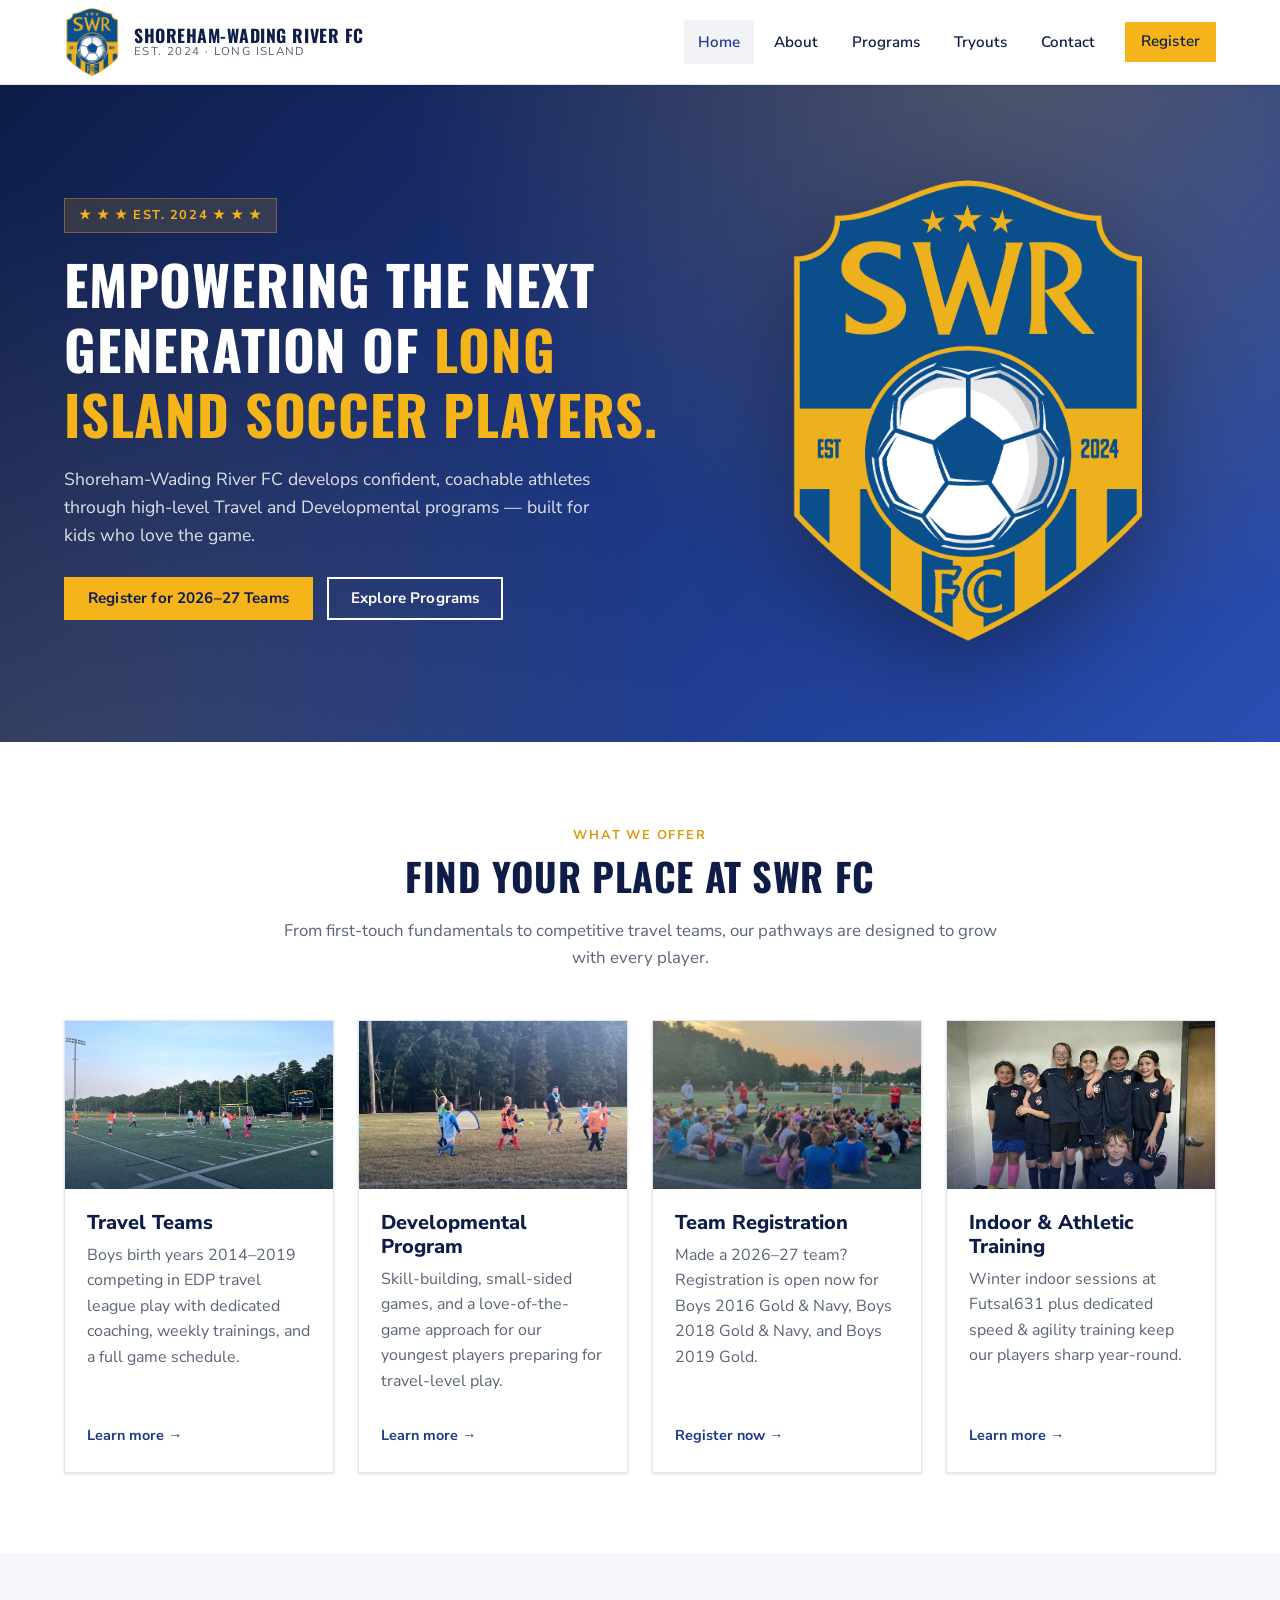
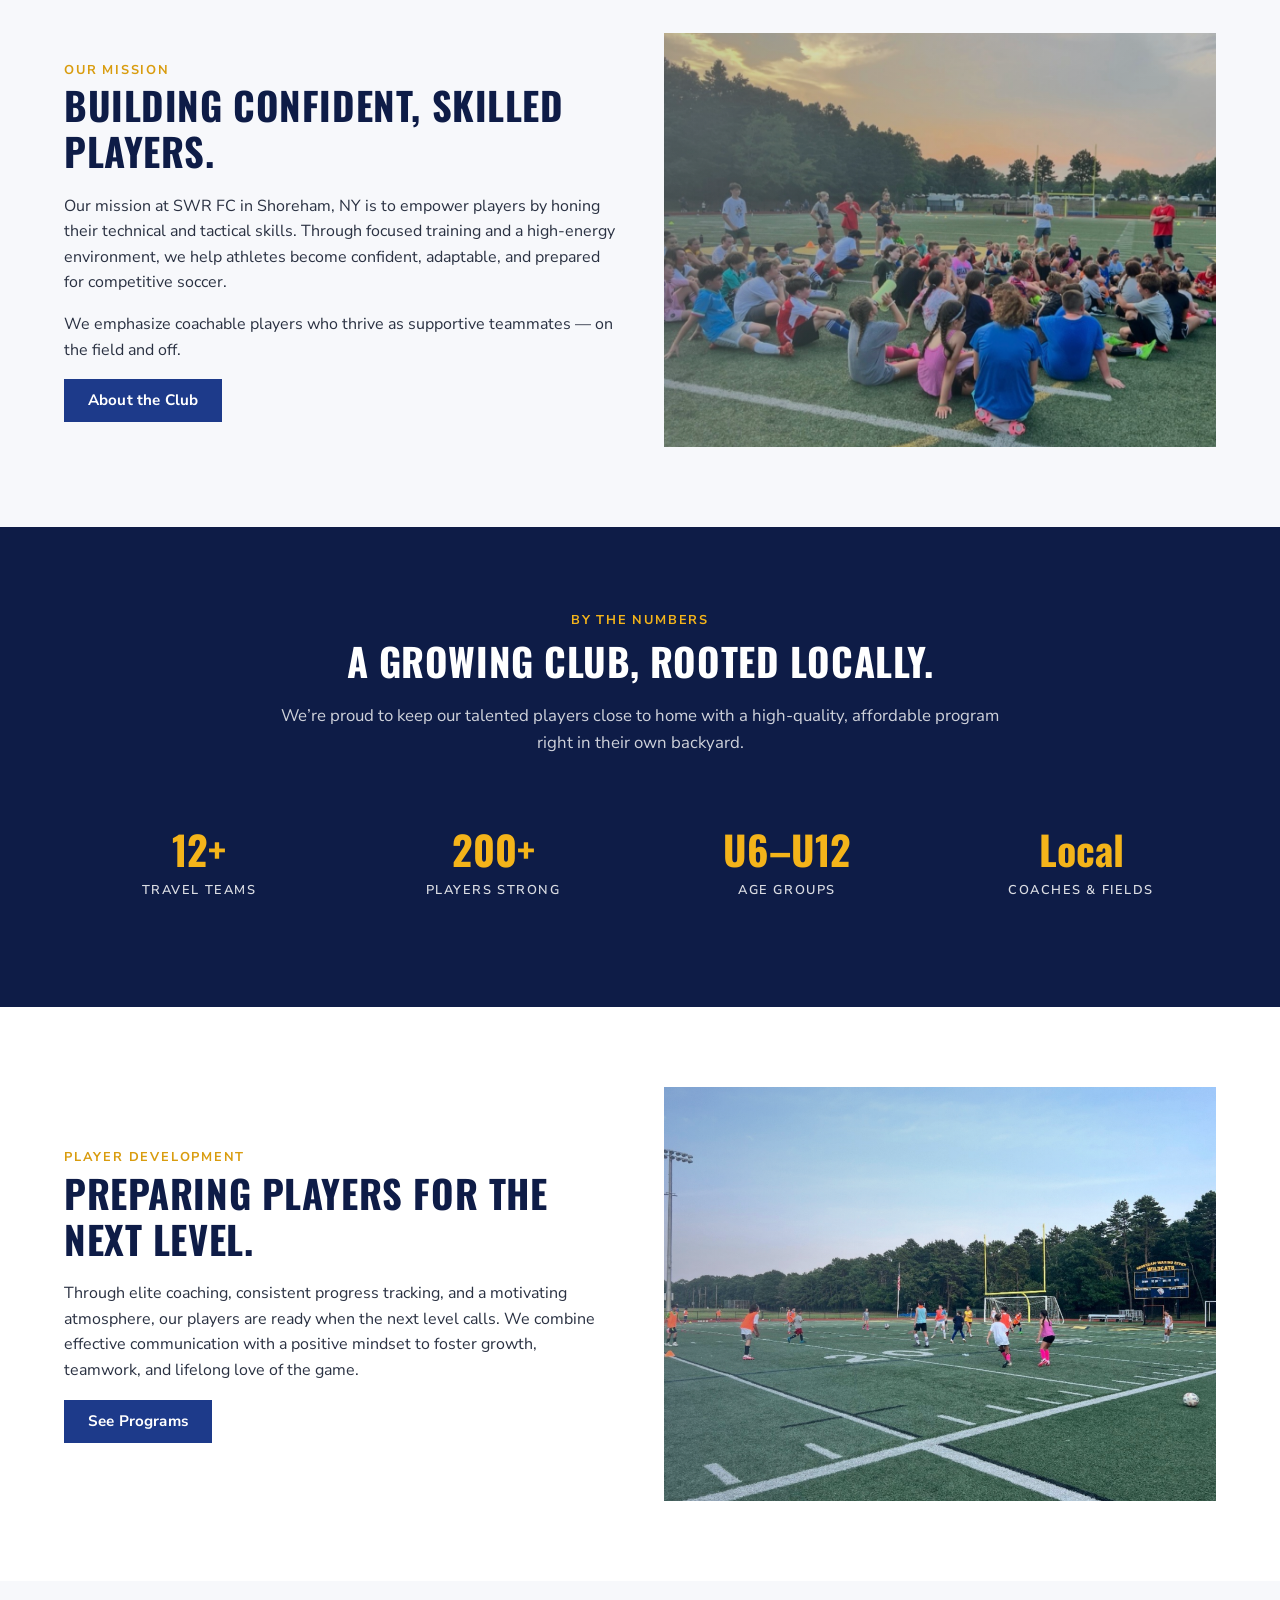
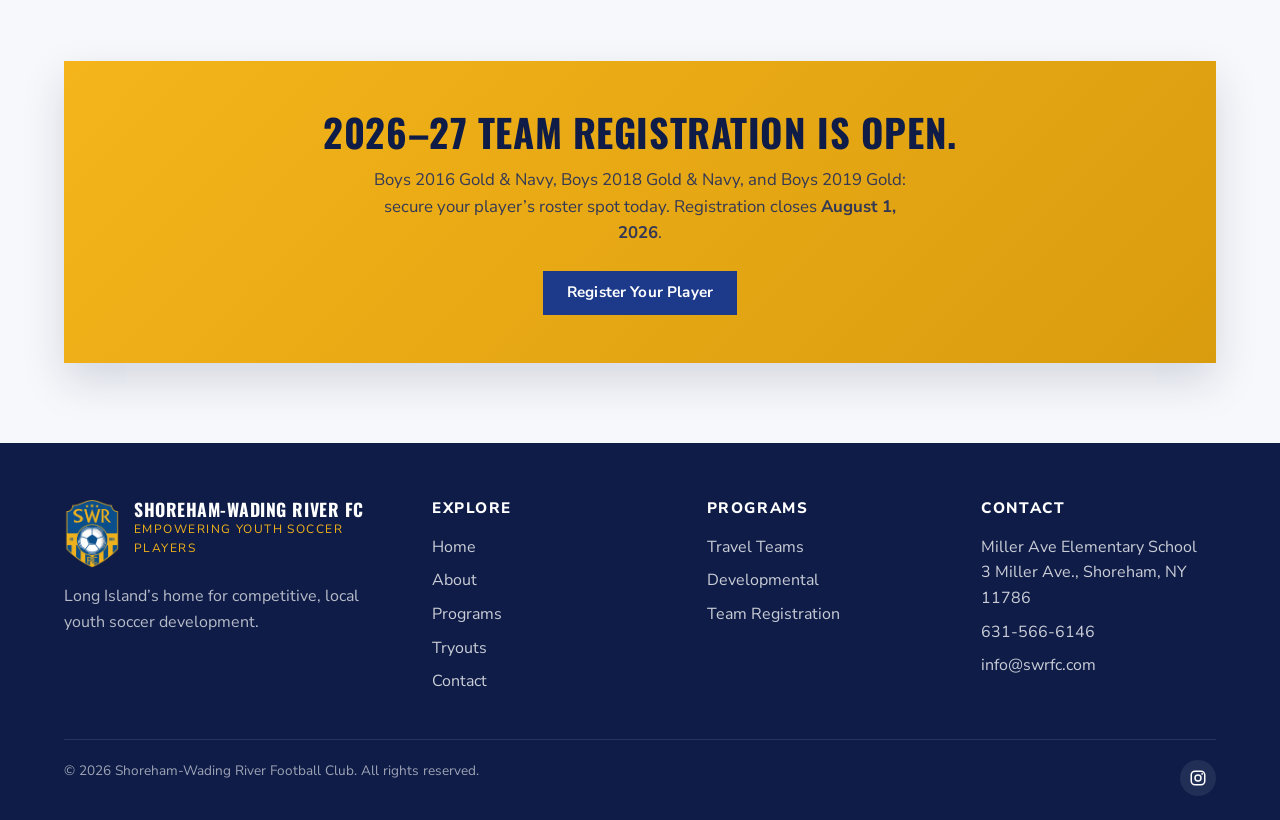
<file: index.html>
<!DOCTYPE html>
<html lang="en">
<head>
  <meta charset="UTF-8" />
  <meta name="viewport" content="width=device-width, initial-scale=1.0" />
  <title>Shoreham-Wading River FC | Long Island Youth Soccer Club</title>
  <meta name="description" content="Shoreham-Wading River Football Club develops travel and developmental youth soccer players on Long Island. Building confident, skilled athletes since 2024." />
  <meta name="theme-color" content="#1d3a8a" />

  <meta property="og:title" content="Shoreham-Wading River Football Club" />
  <meta property="og:description" content="Empowering youth soccer players through Travel and Developmental programs on Long Island." />
  <meta property="og:type" content="website" />
  <meta property="og:url" content="https://swrfc.com/" />
  <meta property="og:image" content="https://swrfc.com/images/swrfclogo.png" />

  <link rel="icon" type="image/png" href="images/swrfclogo.png" />
  <link rel="apple-touch-icon" href="images/swrfclogo.png" />

  <link rel="preconnect" href="https://fonts.googleapis.com" />
  <link rel="preconnect" href="https://fonts.gstatic.com" crossorigin />
  <link href="https://fonts.googleapis.com/css2?family=Nunito+Sans:opsz,wght@6..12,400;6..12,600;6..12,700;6..12,800&family=Oswald:wght@500;600;700&display=swap" rel="stylesheet" />

  <link rel="stylesheet" href="css/styles.css" />
</head>
<body>

  <header class="site-header">
    <div class="container header-inner">
      <a href="index.html" class="brand" aria-label="Shoreham-Wading River FC home">
        <img src="images/swrfclogo.png" alt="SWR FC crest" />
        <span class="brand-text">
          <span class="name">Shoreham-Wading River FC</span>
          <span class="tagline">Est. 2024 · Long Island</span>
        </span>
      </a>

      <button class="menu-toggle" aria-label="Toggle menu" aria-expanded="false" aria-controls="primary-nav">
        <svg viewBox="0 0 24 24" fill="none" stroke="currentColor" stroke-width="2.2" stroke-linecap="round"><path d="M4 6h16M4 12h16M4 18h16" /></svg>
      </button>

      <nav class="nav" id="primary-nav" aria-label="Primary">
        <a href="index.html">Home</a>
        <a href="about.html">About</a>
        <a href="programs.html">Programs</a>
        <a href="tryouts.html">Tryouts</a>
        <a href="contact.html">Contact</a>
        <a class="btn btn-primary" href="register.html">Register</a>
      </nav>
    </div>
  </header>

  <main>

    <!-- HERO -->
    <section class="hero">
      <div class="container">
        <div class="hero-copy">
          <span class="hero-eyebrow">★ ★ ★  Est. 2024  ★ ★ ★</span>
          <h1>Empowering the next generation of <span>Long Island soccer players.</span></h1>
          <p class="lead">
            Shoreham-Wading River FC develops confident, coachable athletes through high-level Travel and Developmental programs &mdash; built for kids who love the game.
          </p>
          <div class="hero-cta">
            <a class="btn btn-primary" href="register.html">Register for 2026–27 Teams</a>
            <a class="btn btn-outline" href="programs.html">Explore Programs</a>
          </div>
        </div>
        <div class="hero-art">
          <img src="images/swrfclogo.png" alt="SWR FC crest" />
        </div>
      </div>
    </section>

    <!-- PROGRAM CARDS (futsal631-style category grid) -->
    <section class="section">
      <div class="container">
        <div class="section-head">
          <span class="eyebrow">What We Offer</span>
          <h2>Find your place at SWR FC</h2>
          <p>From first-touch fundamentals to competitive travel teams, our pathways are designed to grow with every player.</p>
        </div>

        <div class="cards">
          <article class="card">
            <a class="card-link" href="programs.html#travel">
              <div class="card-media card-media--photo">
                <span class="badge">Competitive</span>
                <img src="images/training_example.png" alt="SWR FC travel team scrimmage" />
              </div>
              <div class="card-body">
                <h3>Travel Teams</h3>
                <p>Boys birth years 2014–2019 competing in EDP travel league play with dedicated coaching, weekly trainings, and a full game schedule.</p>
                <span class="more">Learn more →</span>
              </div>
            </a>
          </article>

          <article class="card">
            <a class="card-link" href="programs.html#developmental">
              <div class="card-media card-media--photo">
                <span class="badge">Foundations</span>
                <img src="images/developmental_practice.png" alt="SWR FC young players practicing with their coach" />
              </div>
              <div class="card-body">
                <h3>Developmental Program</h3>
                <p>Skill-building, small-sided games, and a love-of-the-game approach for our youngest players preparing for travel-level play.</p>
                <span class="more">Learn more →</span>
              </div>
            </a>
          </article>

          <article class="card">
            <a class="card-link" href="register.html">
              <div class="card-media card-media--photo">
                <span class="badge">2026–27</span>
                <img src="images/boys_travel.png" alt="SWR FC players gathered on the field at sunset" />
              </div>
              <div class="card-body">
                <h3>Team Registration</h3>
                <p>Made a 2026–27 team? Registration is open now for Boys 2016 Gold &amp; Navy, Boys 2018 Gold &amp; Navy, and Boys 2019 Gold.</p>
                <span class="more">Register now →</span>
              </div>
            </a>
          </article>

          <article class="card">
            <a class="card-link" href="programs.html#training">
              <div class="card-media card-media--photo">
                <span class="badge">Year-Round</span>
                <img src="images/girls_travel.png" alt="SWR FC players training together" />
              </div>
              <div class="card-body">
                <h3>Indoor &amp; Athletic Training</h3>
                <p>Winter indoor sessions at Futsal631 plus dedicated speed &amp; agility training keep our players sharp year-round.</p>
                <span class="more">Learn more →</span>
              </div>
            </a>
          </article>
        </div>
      </div>
    </section>

    <!-- MISSION -->
    <section class="section section--muted">
      <div class="container">
        <div class="split">
          <div>
            <span class="eyebrow" style="color: var(--gold-dark); font-weight: 700; letter-spacing: .14em; text-transform: uppercase; font-size: .8rem;">Our Mission</span>
            <h2>Building confident, skilled players.</h2>
            <p>
              Our mission at SWR FC in Shoreham, NY is to empower players by honing their technical and tactical skills. Through focused training and a high-energy environment, we help athletes become confident, adaptable, and prepared for competitive soccer.
            </p>
            <p>
              We emphasize coachable players who thrive as supportive teammates &mdash; on the field and off.
            </p>
            <a href="about.html" class="btn btn-secondary">About the Club</a>
          </div>
          <div class="split-figure split-figure--photo">
            <img src="images/boys_travel.png" alt="SWR FC players gathered for a team talk at sunset" />
          </div>
        </div>
      </div>
    </section>

    <!-- STATS BAND -->
    <section class="section section--dark">
      <div class="container">
        <div class="section-head">
          <span class="eyebrow">By the Numbers</span>
          <h2>A growing club, rooted locally.</h2>
          <p>We&rsquo;re proud to keep our talented players close to home with a high-quality, affordable program right in their own backyard.</p>
        </div>
        <div class="stats">
          <div class="stat"><span class="num">12+</span><span class="label">Travel Teams</span></div>
          <div class="stat"><span class="num">200+</span><span class="label">Players Strong</span></div>
          <div class="stat"><span class="num">U6–U12</span><span class="label">Age Groups</span></div>
          <div class="stat"><span class="num">Local</span><span class="label">Coaches &amp; Fields</span></div>
        </div>
      </div>
    </section>

    <!-- PREP / NEXT LEVEL -->
    <section class="section">
      <div class="container">
        <div class="split split--reverse">
          <div class="split-figure split-figure--photo">
            <img src="images/training_example.png" alt="SWR FC training session on the turf field" />
          </div>
          <div>
            <span class="eyebrow" style="color: var(--gold-dark); font-weight: 700; letter-spacing: .14em; text-transform: uppercase; font-size: .8rem;">Player Development</span>
            <h2>Preparing players for the next level.</h2>
            <p>
              Through elite coaching, consistent progress tracking, and a motivating atmosphere, our players are ready when the next level calls. We combine effective communication with a positive mindset to foster growth, teamwork, and lifelong love of the game.
            </p>
            <a href="programs.html" class="btn btn-secondary">See Programs</a>
          </div>
        </div>
      </div>
    </section>

    <!-- CTA BANNER -->
    <section class="section section--muted">
      <div class="container">
        <div class="cta-banner">
          <h2>2026&ndash;27 team registration is open.</h2>
          <p>Boys 2016 Gold &amp; Navy, Boys 2018 Gold &amp; Navy, and Boys 2019 Gold: secure your player&rsquo;s roster spot today. Registration closes <strong>August 1, 2026</strong>.</p>
          <a href="register.html" class="btn btn-secondary">Register Your Player</a>
        </div>
      </div>
    </section>

  </main>

  <!-- FOOTER -->
  <footer class="site-footer">
    <div class="container">
      <div class="footer-grid">
        <div>
          <div class="footer-brand">
            <img src="images/swrfclogo.png" alt="SWR FC crest" />
            <div>
              <div class="name">Shoreham-Wading River FC</div>
              <div class="tagline">Empowering Youth Soccer Players</div>
            </div>
          </div>
          <p style="color: rgba(255,255,255,.7);">Long Island&rsquo;s home for competitive, local youth soccer development.</p>
        </div>

        <div>
          <h4>Explore</h4>
          <ul>
            <li><a href="index.html">Home</a></li>
            <li><a href="about.html">About</a></li>
            <li><a href="programs.html">Programs</a></li>
            <li><a href="tryouts.html">Tryouts</a></li>
            <li><a href="contact.html">Contact</a></li>
          </ul>
        </div>

        <div>
          <h4>Programs</h4>
          <ul>
            <li><a href="programs.html#travel">Travel Teams</a></li>
            <li><a href="programs.html#developmental">Developmental</a></li>
            <li><a href="register.html">Team Registration</a></li>
          </ul>
        </div>

        <div>
          <h4>Contact</h4>
          <ul>
            <li>Miller Ave Elementary School<br/>3 Miller Ave., Shoreham, NY 11786</li>
            <li><a href="tel:6315666146">631-566-6146</a></li>
            <li><a href="mailto:info@swrfc.com">info@swrfc.com</a></li>
          </ul>
        </div>
      </div>

      <div class="footer-bottom">
        <div>&copy; <span id="year">2025</span> Shoreham-Wading River Football Club. All rights reserved.</div>
        <div class="social-links">
          <a href="https://www.instagram.com/lifitnessandtraining" aria-label="Instagram" target="_blank" rel="noopener">
            <svg width="18" height="18" viewBox="0 0 24 24" fill="none" stroke="currentColor" stroke-width="2"><rect x="3" y="3" width="18" height="18" rx="5"/><circle cx="12" cy="12" r="4"/><circle cx="17.5" cy="6.5" r="1.2" fill="currentColor" stroke="none"/></svg>
          </a>
        </div>
      </div>
    </div>
  </footer>

  <script src="js/main.js"></script>
  <script>document.getElementById('year').textContent = new Date().getFullYear();</script>
</body>
</html>
</file>
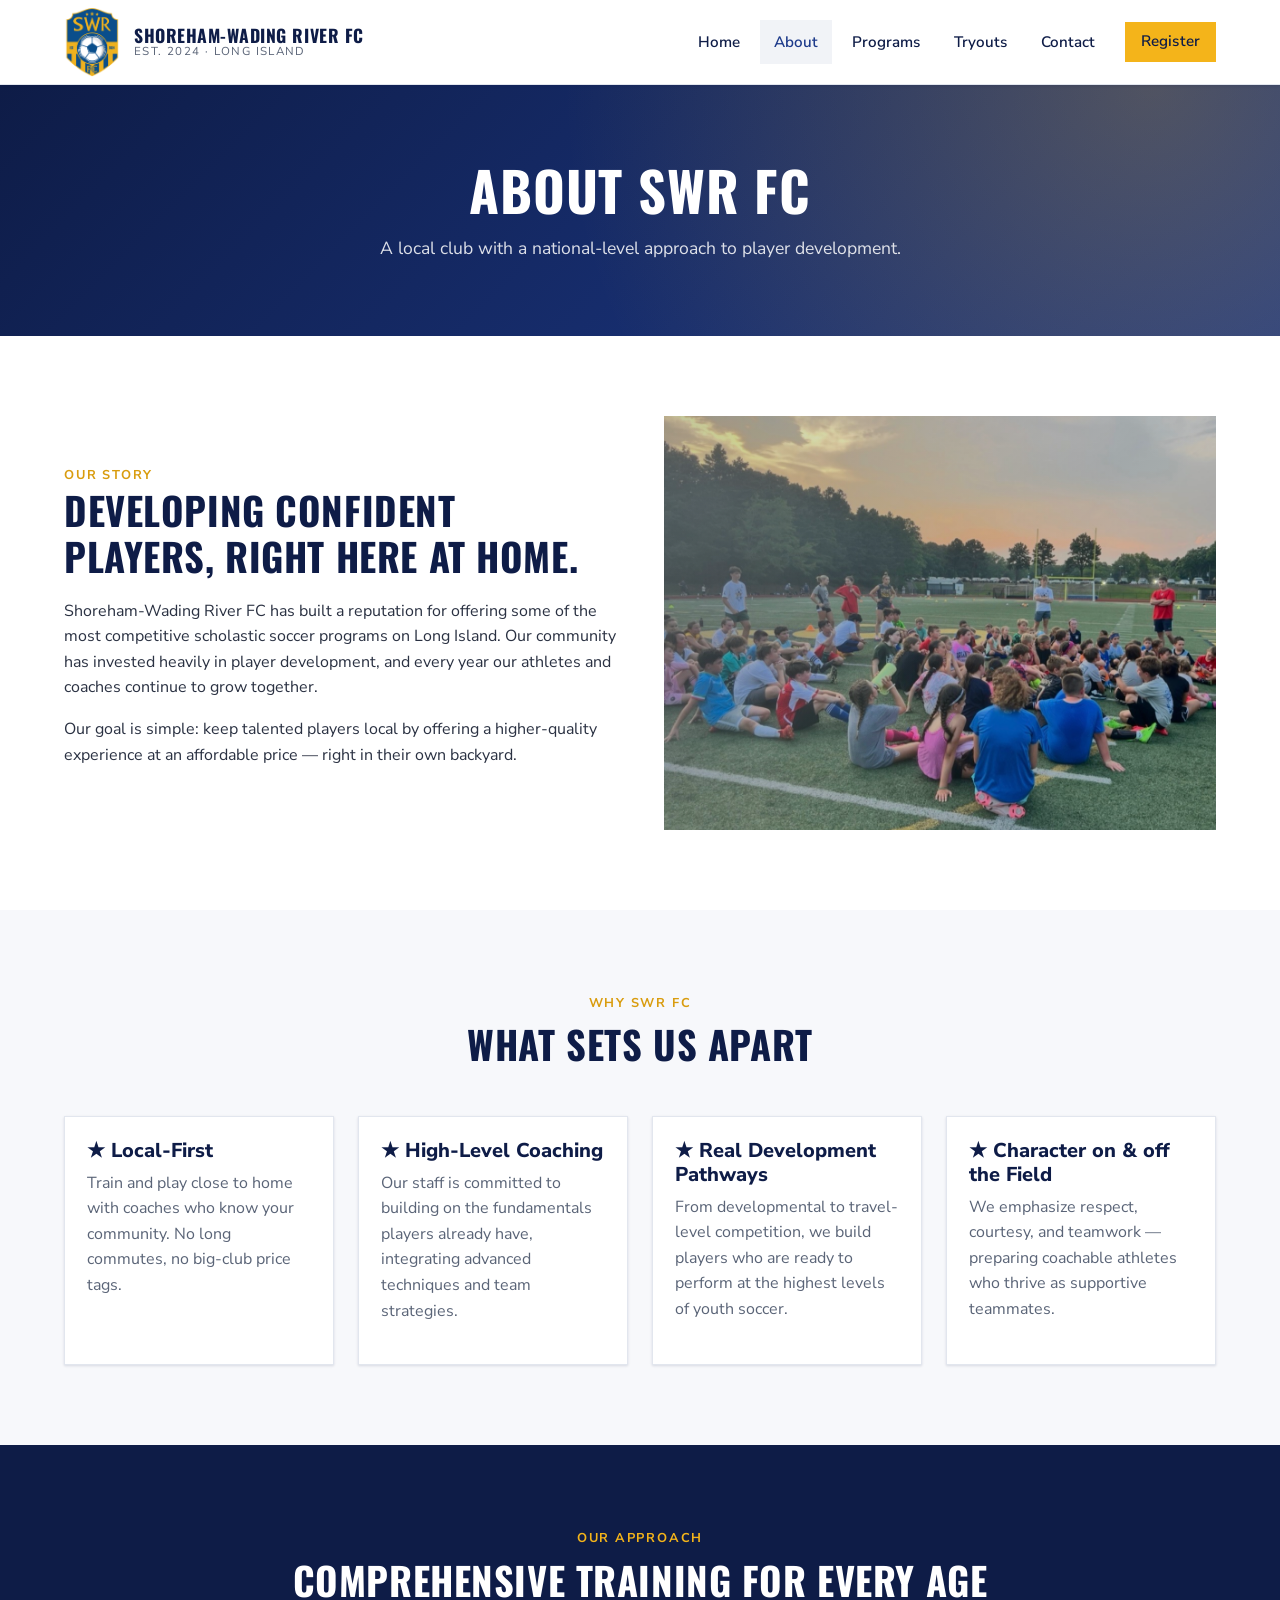
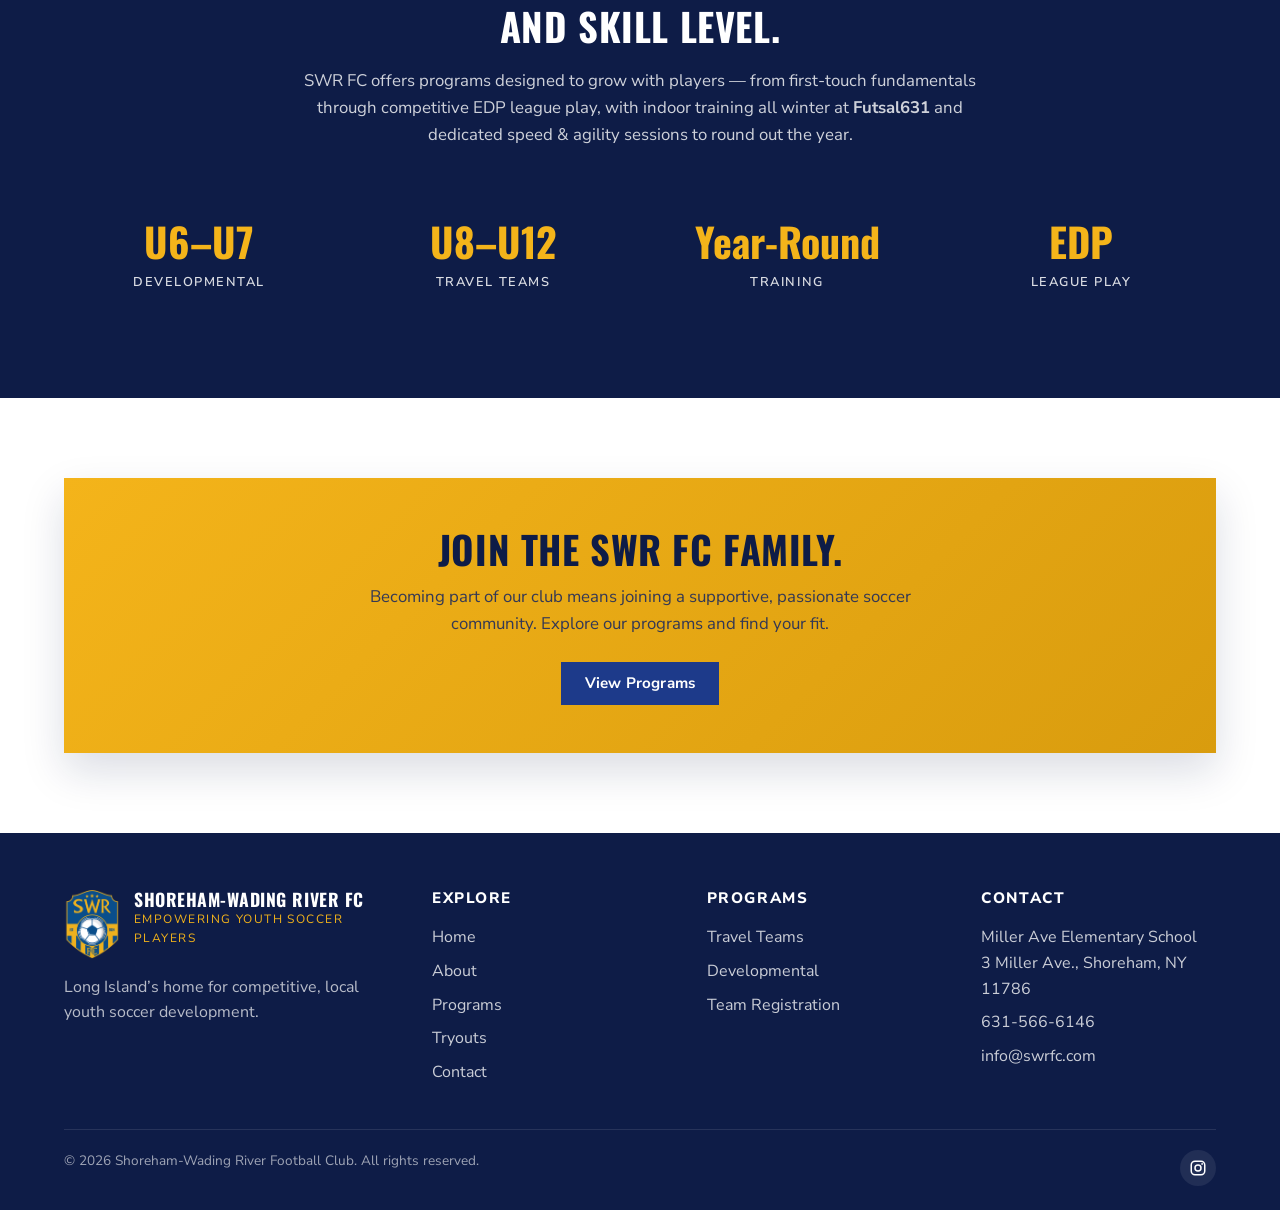
<file: about.html>
<!DOCTYPE html>
<html lang="en">
<head>
  <meta charset="UTF-8" />
  <meta name="viewport" content="width=device-width, initial-scale=1.0" />
  <title>About | Shoreham-Wading River FC</title>
  <meta name="description" content="Learn about Shoreham-Wading River FC — a Long Island youth soccer club building confident players through Travel and Developmental programs." />
  <meta name="theme-color" content="#1d3a8a" />

  <link rel="icon" type="image/png" href="images/swrfclogo.png" />
  <link rel="apple-touch-icon" href="images/swrfclogo.png" />

  <link rel="preconnect" href="https://fonts.googleapis.com" />
  <link rel="preconnect" href="https://fonts.gstatic.com" crossorigin />
  <link href="https://fonts.googleapis.com/css2?family=Nunito+Sans:opsz,wght@6..12,400;6..12,600;6..12,700;6..12,800&family=Oswald:wght@500;600;700&display=swap" rel="stylesheet" />

  <link rel="stylesheet" href="css/styles.css" />
</head>
<body>

  <header class="site-header">
    <div class="container header-inner">
      <a href="index.html" class="brand">
        <img src="images/swrfclogo.png" alt="SWR FC crest" />
        <span class="brand-text">
          <span class="name">Shoreham-Wading River FC</span>
          <span class="tagline">Est. 2024 · Long Island</span>
        </span>
      </a>
      <button class="menu-toggle" aria-label="Toggle menu" aria-expanded="false">
        <svg viewBox="0 0 24 24" fill="none" stroke="currentColor" stroke-width="2.2" stroke-linecap="round"><path d="M4 6h16M4 12h16M4 18h16" /></svg>
      </button>
      <nav class="nav" aria-label="Primary">
        <a href="index.html">Home</a>
        <a href="about.html">About</a>
        <a href="programs.html">Programs</a>
        <a href="tryouts.html">Tryouts</a>
        <a href="contact.html">Contact</a>
        <a class="btn btn-primary" href="register.html">Register</a>
      </nav>
    </div>
  </header>

  <main>
    <section class="page-header">
      <div class="container">
        <h1>About SWR FC</h1>
        <p>A local club with a national-level approach to player development.</p>
      </div>
    </section>

    <section class="section">
      <div class="container">
        <div class="split">
          <div>
            <span style="color: var(--gold-dark); font-weight: 700; letter-spacing: .14em; text-transform: uppercase; font-size: .8rem;">Our Story</span>
            <h2>Developing confident players, right here at home.</h2>
            <p>
              Shoreham-Wading River FC has built a reputation for offering some of the most competitive scholastic soccer programs on Long Island. Our community has invested heavily in player development, and every year our athletes and coaches continue to grow together.
            </p>
            <p>
              Our goal is simple: keep talented players local by offering a higher-quality experience at an affordable price &mdash; right in their own backyard.
            </p>
          </div>
          <div class="split-figure split-figure--photo">
            <img src="images/boys_travel.png" alt="SWR FC players gathered on the field at sunset" />
          </div>
        </div>
      </div>
    </section>

    <section class="section section--muted">
      <div class="container">
        <div class="section-head">
          <span class="eyebrow">Why SWR FC</span>
          <h2>What sets us apart</h2>
        </div>
        <div class="cards">
          <article class="card">
            <div class="card-body">
              <h3>★ Local-First</h3>
              <p>Train and play close to home with coaches who know your community. No long commutes, no big-club price tags.</p>
            </div>
          </article>
          <article class="card">
            <div class="card-body">
              <h3>★ High-Level Coaching</h3>
              <p>Our staff is committed to building on the fundamentals players already have, integrating advanced techniques and team strategies.</p>
            </div>
          </article>
          <article class="card">
            <div class="card-body">
              <h3>★ Real Development Pathways</h3>
              <p>From developmental to travel-level competition, we build players who are ready to perform at the highest levels of youth soccer.</p>
            </div>
          </article>
          <article class="card">
            <div class="card-body">
              <h3>★ Character on &amp; off the Field</h3>
              <p>We emphasize respect, courtesy, and teamwork &mdash; preparing coachable athletes who thrive as supportive teammates.</p>
            </div>
          </article>
        </div>
      </div>
    </section>

    <section class="section section--dark">
      <div class="container">
        <div class="section-head">
          <span class="eyebrow">Our Approach</span>
          <h2>Comprehensive training for every age and skill level.</h2>
          <p>SWR FC offers programs designed to grow with players &mdash; from first-touch fundamentals through competitive EDP league play, with indoor training all winter at <strong>Futsal631</strong> and dedicated speed &amp; agility sessions to round out the year.</p>
        </div>
        <div class="stats">
          <div class="stat"><span class="num">U6–U7</span><span class="label">Developmental</span></div>
          <div class="stat"><span class="num">U8–U12</span><span class="label">Travel Teams</span></div>
          <div class="stat"><span class="num">Year-Round</span><span class="label">Training</span></div>
          <div class="stat"><span class="num">EDP</span><span class="label">League Play</span></div>
        </div>
      </div>
    </section>

    <section class="section">
      <div class="container">
        <div class="cta-banner">
          <h2>Join the SWR FC family.</h2>
          <p>Becoming part of our club means joining a supportive, passionate soccer community. Explore our programs and find your fit.</p>
          <a href="programs.html" class="btn btn-secondary">View Programs</a>
        </div>
      </div>
    </section>
  </main>

  <footer class="site-footer">
    <div class="container">
      <div class="footer-grid">
        <div>
          <div class="footer-brand">
            <img src="images/swrfclogo.png" alt="SWR FC crest" />
            <div>
              <div class="name">Shoreham-Wading River FC</div>
              <div class="tagline">Empowering Youth Soccer Players</div>
            </div>
          </div>
          <p style="color: rgba(255,255,255,.7);">Long Island&rsquo;s home for competitive, local youth soccer development.</p>
        </div>
        <div>
          <h4>Explore</h4>
          <ul>
            <li><a href="index.html">Home</a></li>
            <li><a href="about.html">About</a></li>
            <li><a href="programs.html">Programs</a></li>
            <li><a href="tryouts.html">Tryouts</a></li>
            <li><a href="contact.html">Contact</a></li>
          </ul>
        </div>
        <div>
          <h4>Programs</h4>
          <ul>
            <li><a href="programs.html#travel">Travel Teams</a></li>
            <li><a href="programs.html#developmental">Developmental</a></li>
            <li><a href="register.html">Team Registration</a></li>
          </ul>
        </div>
        <div>
          <h4>Contact</h4>
          <ul>
            <li>Miller Ave Elementary School<br/>3 Miller Ave., Shoreham, NY 11786</li>
            <li><a href="tel:6315666146">631-566-6146</a></li>
            <li><a href="mailto:info@swrfc.com">info@swrfc.com</a></li>
          </ul>
        </div>
      </div>
      <div class="footer-bottom">
        <div>&copy; <span id="year">2025</span> Shoreham-Wading River Football Club. All rights reserved.</div>
        <div class="social-links">
          <a href="https://www.instagram.com/lifitnessandtraining" aria-label="Instagram" target="_blank" rel="noopener">
            <svg width="18" height="18" viewBox="0 0 24 24" fill="none" stroke="currentColor" stroke-width="2"><rect x="3" y="3" width="18" height="18" rx="5"/><circle cx="12" cy="12" r="4"/><circle cx="17.5" cy="6.5" r="1.2" fill="currentColor" stroke="none"/></svg>
          </a>
        </div>
      </div>
    </div>
  </footer>

  <script src="js/main.js"></script>
  <script>document.getElementById('year').textContent = new Date().getFullYear();</script>
</body>
</html>
</file>
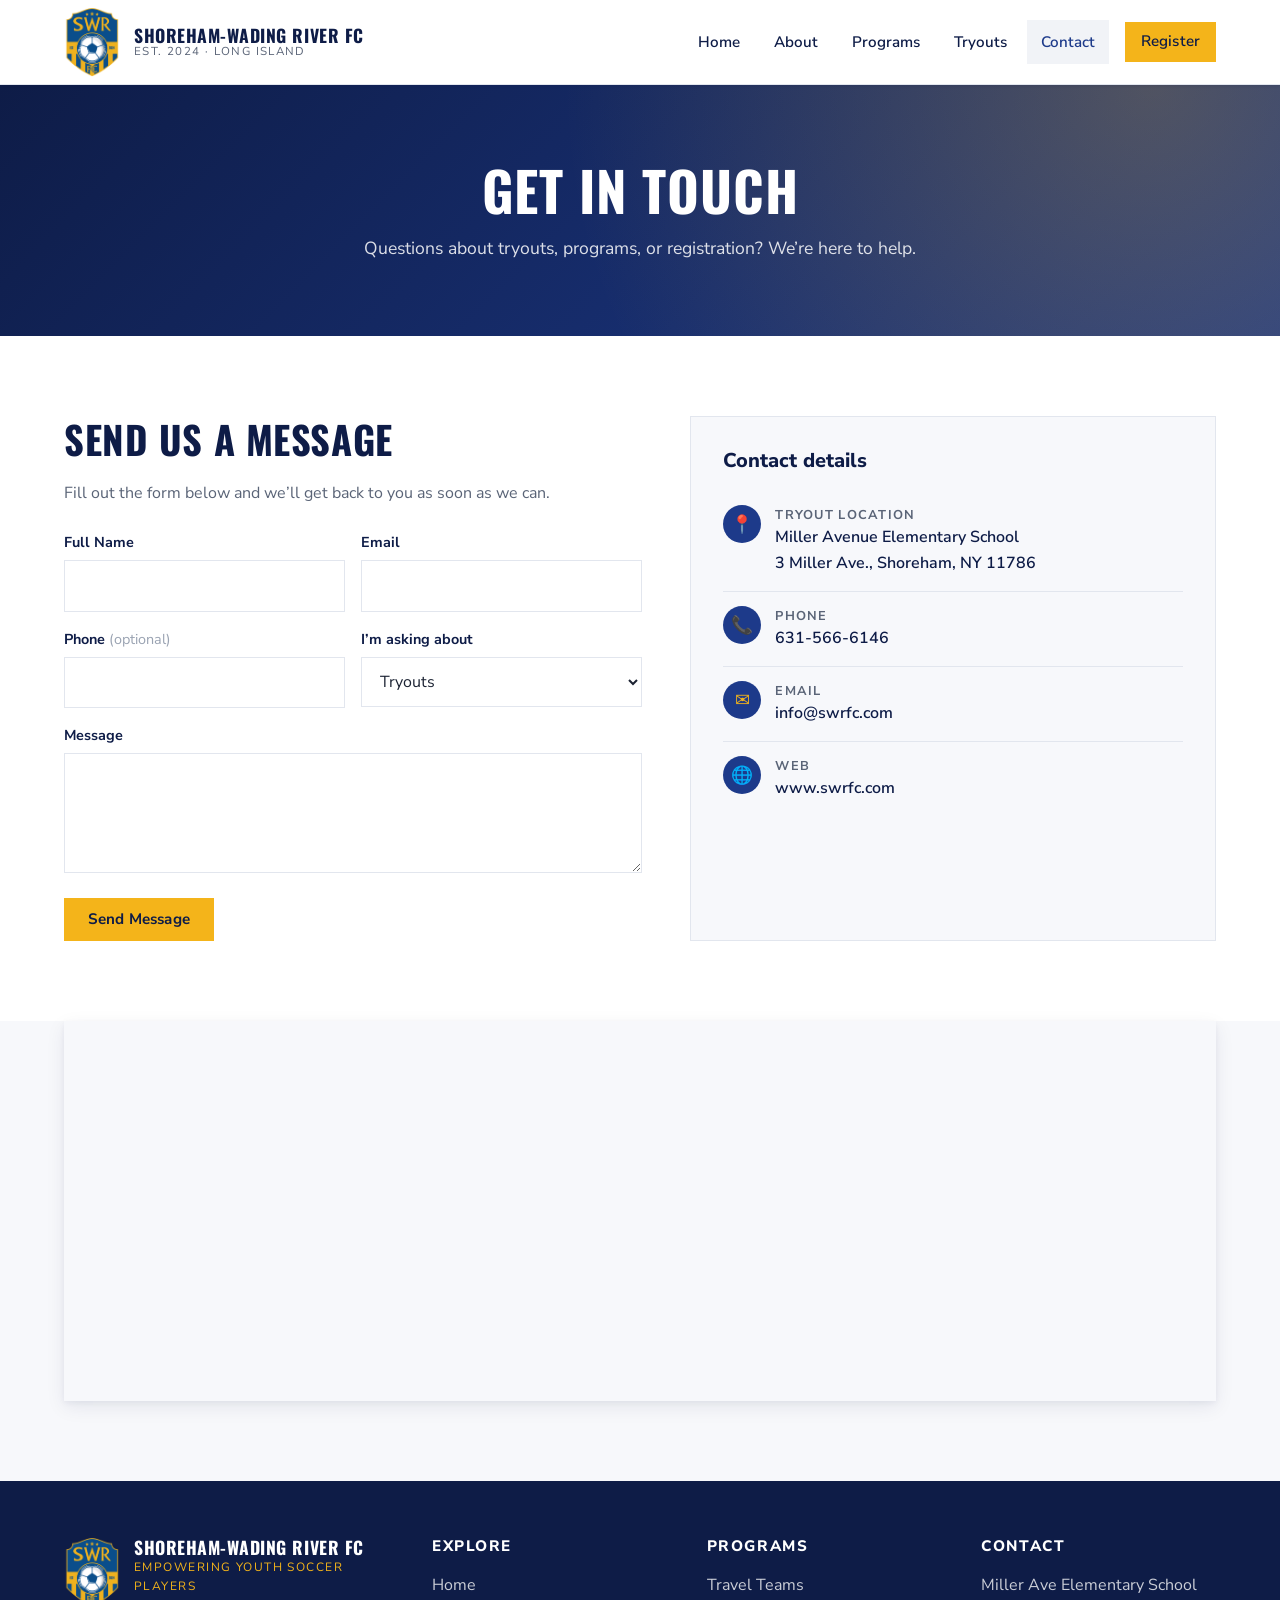
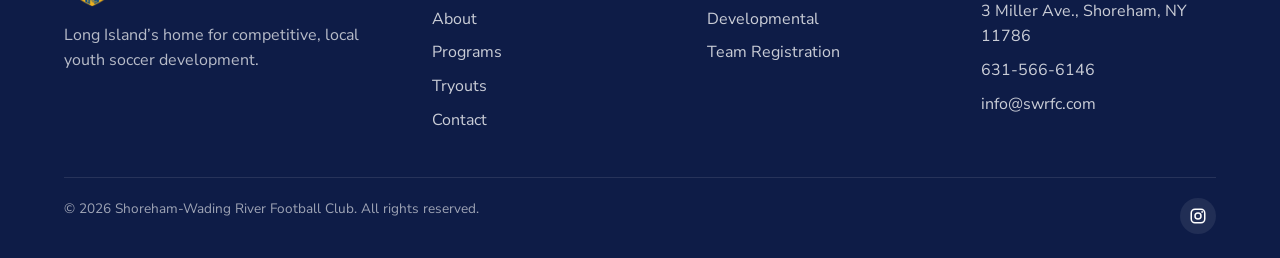
<file: contact.html>
<!DOCTYPE html>
<html lang="en">
<head>
  <meta charset="UTF-8" />
  <meta name="viewport" content="width=device-width, initial-scale=1.0" />
  <title>Contact | Shoreham-Wading River FC</title>
  <meta name="description" content="Get in touch with Shoreham-Wading River FC. Call 631-566-6146 or email info@swrfc.com." />
  <meta name="theme-color" content="#1d3a8a" />

  <link rel="icon" type="image/png" href="images/swrfclogo.png" />
  <link rel="apple-touch-icon" href="images/swrfclogo.png" />

  <link rel="preconnect" href="https://fonts.googleapis.com" />
  <link rel="preconnect" href="https://fonts.gstatic.com" crossorigin />
  <link href="https://fonts.googleapis.com/css2?family=Nunito+Sans:opsz,wght@6..12,400;6..12,600;6..12,700;6..12,800&family=Oswald:wght@500;600;700&display=swap" rel="stylesheet" />

  <link rel="stylesheet" href="css/styles.css" />
</head>
<body>

  <header class="site-header">
    <div class="container header-inner">
      <a href="index.html" class="brand">
        <img src="images/swrfclogo.png" alt="SWR FC crest" />
        <span class="brand-text">
          <span class="name">Shoreham-Wading River FC</span>
          <span class="tagline">Est. 2024 · Long Island</span>
        </span>
      </a>
      <button class="menu-toggle" aria-label="Toggle menu" aria-expanded="false">
        <svg viewBox="0 0 24 24" fill="none" stroke="currentColor" stroke-width="2.2" stroke-linecap="round"><path d="M4 6h16M4 12h16M4 18h16" /></svg>
      </button>
      <nav class="nav" aria-label="Primary">
        <a href="index.html">Home</a>
        <a href="about.html">About</a>
        <a href="programs.html">Programs</a>
        <a href="tryouts.html">Tryouts</a>
        <a href="contact.html">Contact</a>
        <a class="btn btn-primary" href="register.html">Register</a>
      </nav>
    </div>
  </header>

  <main>
    <section class="page-header">
      <div class="container">
        <h1>Get in Touch</h1>
        <p>Questions about tryouts, programs, or registration? We&rsquo;re here to help.</p>
      </div>
    </section>

    <section class="section">
      <div class="container">
        <div class="contact-grid">

          <!-- Form -->
          <div>
            <h2>Send us a message</h2>
            <p style="color: var(--gray-600); margin-bottom: 24px;">Fill out the form below and we&rsquo;ll get back to you as soon as we can.</p>

            <form id="contact-form" novalidate>
              <div class="form-row">
                <div class="form-group">
                  <label for="name">Full Name</label>
                  <input type="text" id="name" name="name" required autocomplete="name" />
                </div>
                <div class="form-group">
                  <label for="email">Email</label>
                  <input type="email" id="email" name="email" required autocomplete="email" />
                </div>
              </div>

              <div class="form-row">
                <div class="form-group">
                  <label for="phone">Phone <span style="font-weight: 400; color: var(--gray-400);">(optional)</span></label>
                  <input type="tel" id="phone" name="phone" autocomplete="tel" />
                </div>
                <div class="form-group">
                  <label for="subject">I&rsquo;m asking about</label>
                  <select id="subject" name="subject">
                    <option>Tryouts</option>
                    <option>Travel Program</option>
                    <option>Developmental Program</option>
                    <option>Registration</option>
                    <option>Other</option>
                  </select>
                </div>
              </div>

              <div class="form-group">
                <label for="message">Message</label>
                <textarea id="message" name="message" required></textarea>
              </div>

              <button type="submit" class="btn btn-primary">Send Message</button>
            </form>
          </div>

          <!-- Info -->
          <aside class="contact-info">
            <h3>Contact details</h3>
            <ul>
              <li>
                <span class="ic">📍</span>
                <div>
                  <div class="ic-label">Tryout Location</div>
                  <div class="ic-value">Miller Avenue Elementary School<br/>3 Miller Ave., Shoreham, NY 11786</div>
                </div>
              </li>
              <li>
                <span class="ic">📞</span>
                <div>
                  <div class="ic-label">Phone</div>
                  <div class="ic-value"><a href="tel:6315666146" style="color: var(--navy-deep);">631-566-6146</a></div>
                </div>
              </li>
              <li>
                <span class="ic">✉</span>
                <div>
                  <div class="ic-label">Email</div>
                  <div class="ic-value"><a href="mailto:info@swrfc.com" style="color: var(--navy-deep);">info@swrfc.com</a></div>
                </div>
              </li>
              <li>
                <span class="ic">🌐</span>
                <div>
                  <div class="ic-label">Web</div>
                  <div class="ic-value">www.swrfc.com</div>
                </div>
              </li>
            </ul>
          </aside>
        </div>
      </div>
    </section>

    <!-- Map -->
    <section class="section section--muted" style="padding-top: 0;">
      <div class="container">
        <div style="border-radius: var(--radius); overflow: hidden; box-shadow: var(--shadow);">
          <iframe
            title="Miller Avenue Elementary School"
            src="https://www.google.com/maps?q=3+Miller+Ave,+Shoreham,+NY+11786&output=embed"
            width="100%" height="380" style="border:0; display:block;"
            loading="lazy" referrerpolicy="no-referrer-when-downgrade"></iframe>
        </div>
      </div>
    </section>
  </main>

  <footer class="site-footer">
    <div class="container">
      <div class="footer-grid">
        <div>
          <div class="footer-brand">
            <img src="images/swrfclogo.png" alt="SWR FC crest" />
            <div>
              <div class="name">Shoreham-Wading River FC</div>
              <div class="tagline">Empowering Youth Soccer Players</div>
            </div>
          </div>
          <p style="color: rgba(255,255,255,.7);">Long Island&rsquo;s home for competitive, local youth soccer development.</p>
        </div>
        <div>
          <h4>Explore</h4>
          <ul>
            <li><a href="index.html">Home</a></li>
            <li><a href="about.html">About</a></li>
            <li><a href="programs.html">Programs</a></li>
            <li><a href="tryouts.html">Tryouts</a></li>
            <li><a href="contact.html">Contact</a></li>
          </ul>
        </div>
        <div>
          <h4>Programs</h4>
          <ul>
            <li><a href="programs.html#travel">Travel Teams</a></li>
            <li><a href="programs.html#developmental">Developmental</a></li>
            <li><a href="register.html">Team Registration</a></li>
          </ul>
        </div>
        <div>
          <h4>Contact</h4>
          <ul>
            <li>Miller Ave Elementary School<br/>3 Miller Ave., Shoreham, NY 11786</li>
            <li><a href="tel:6315666146">631-566-6146</a></li>
            <li><a href="mailto:info@swrfc.com">info@swrfc.com</a></li>
          </ul>
        </div>
      </div>
      <div class="footer-bottom">
        <div>&copy; <span id="year">2025</span> Shoreham-Wading River Football Club. All rights reserved.</div>
        <div class="social-links">
          <a href="https://www.instagram.com/lifitnessandtraining" aria-label="Instagram" target="_blank" rel="noopener">
            <svg width="18" height="18" viewBox="0 0 24 24" fill="none" stroke="currentColor" stroke-width="2"><rect x="3" y="3" width="18" height="18" rx="5"/><circle cx="12" cy="12" r="4"/><circle cx="17.5" cy="6.5" r="1.2" fill="currentColor" stroke="none"/></svg>
          </a>
        </div>
      </div>
    </div>
  </footer>

  <script src="js/main.js"></script>
  <script>document.getElementById('year').textContent = new Date().getFullYear();</script>
</body>
</html>
</file>
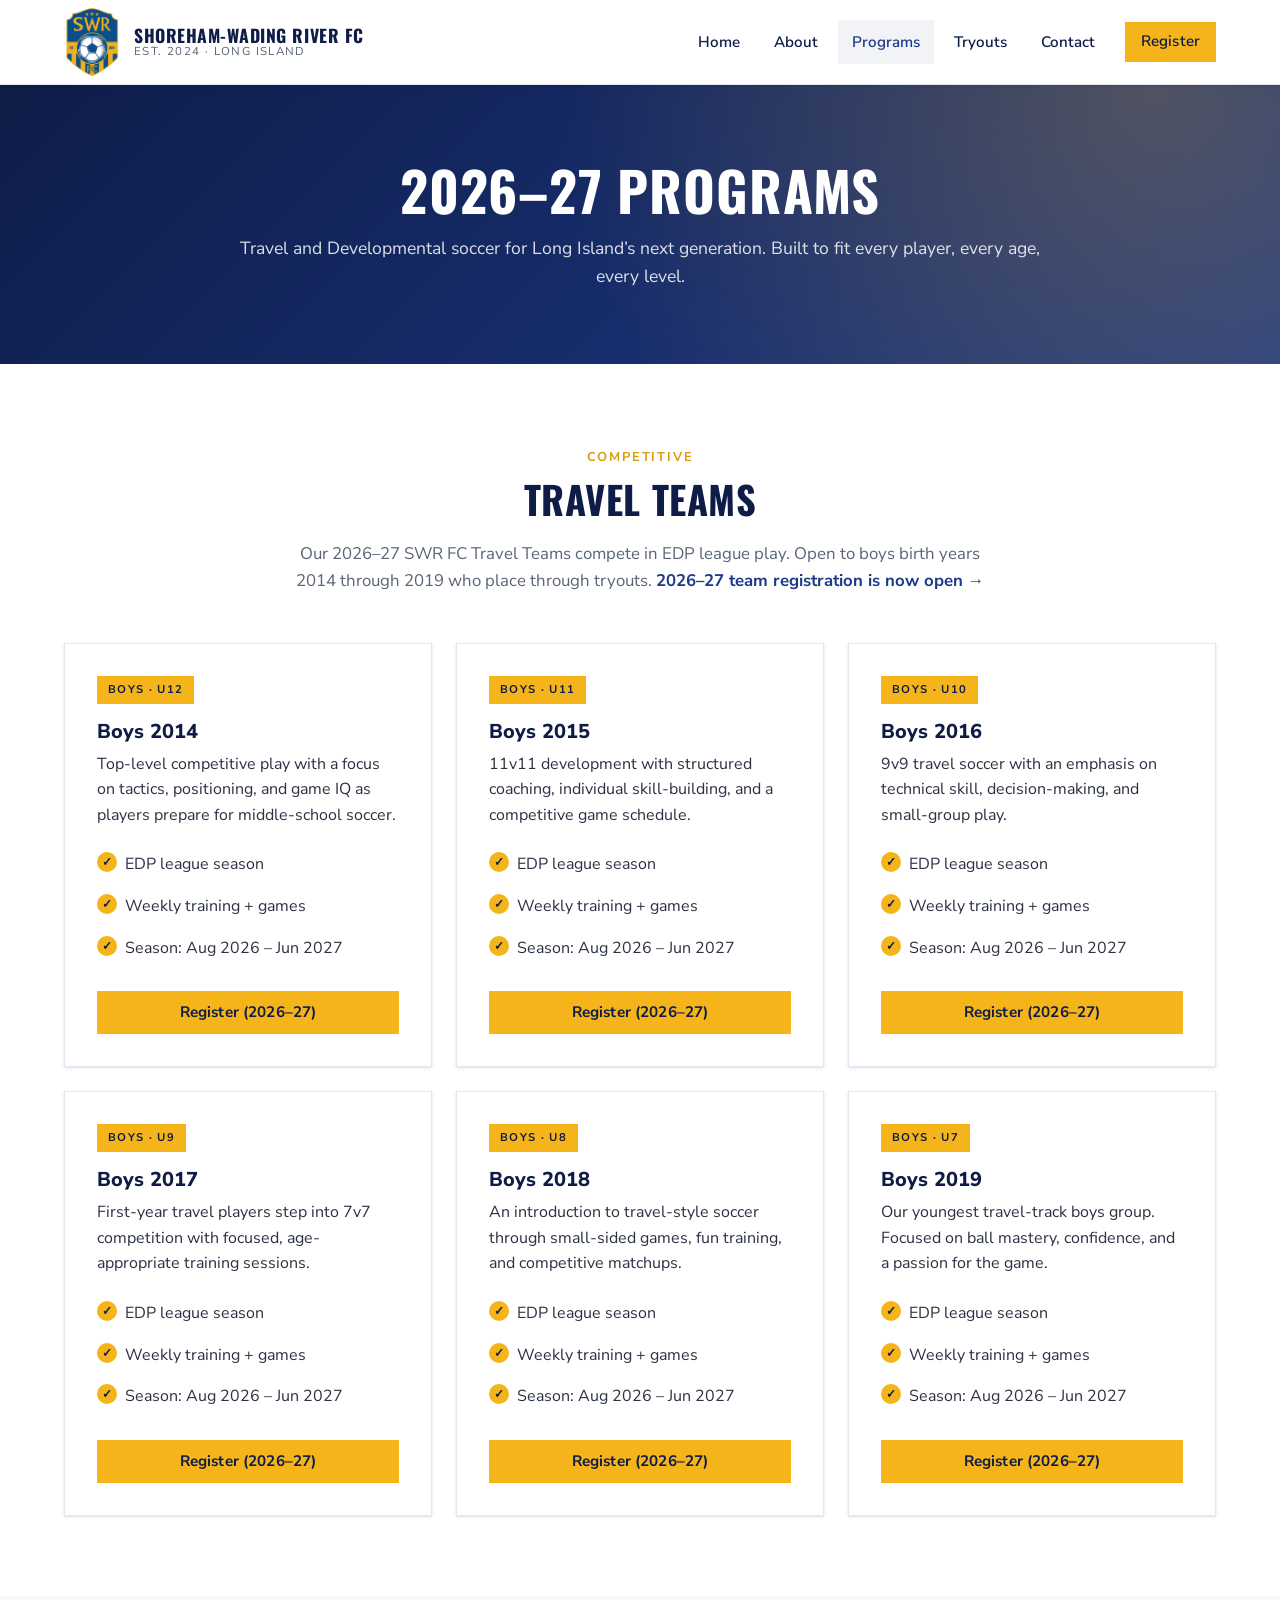
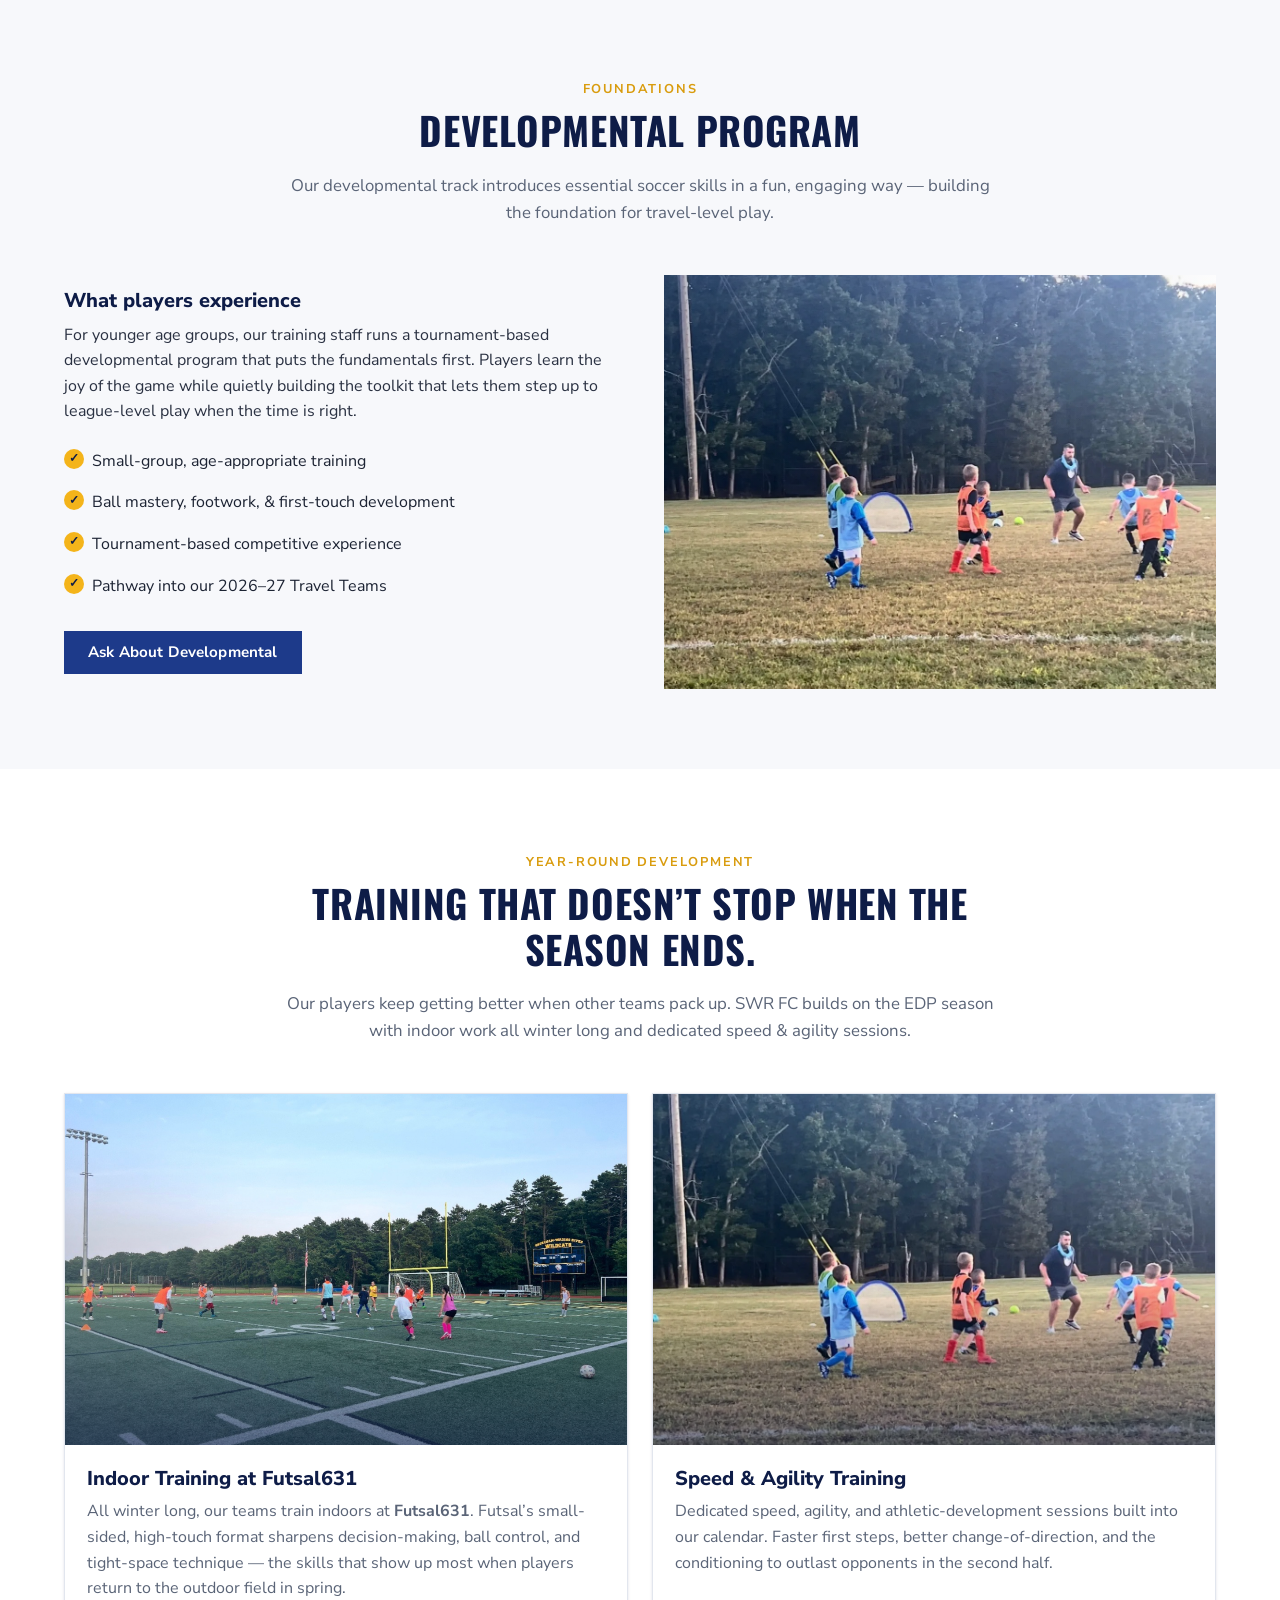
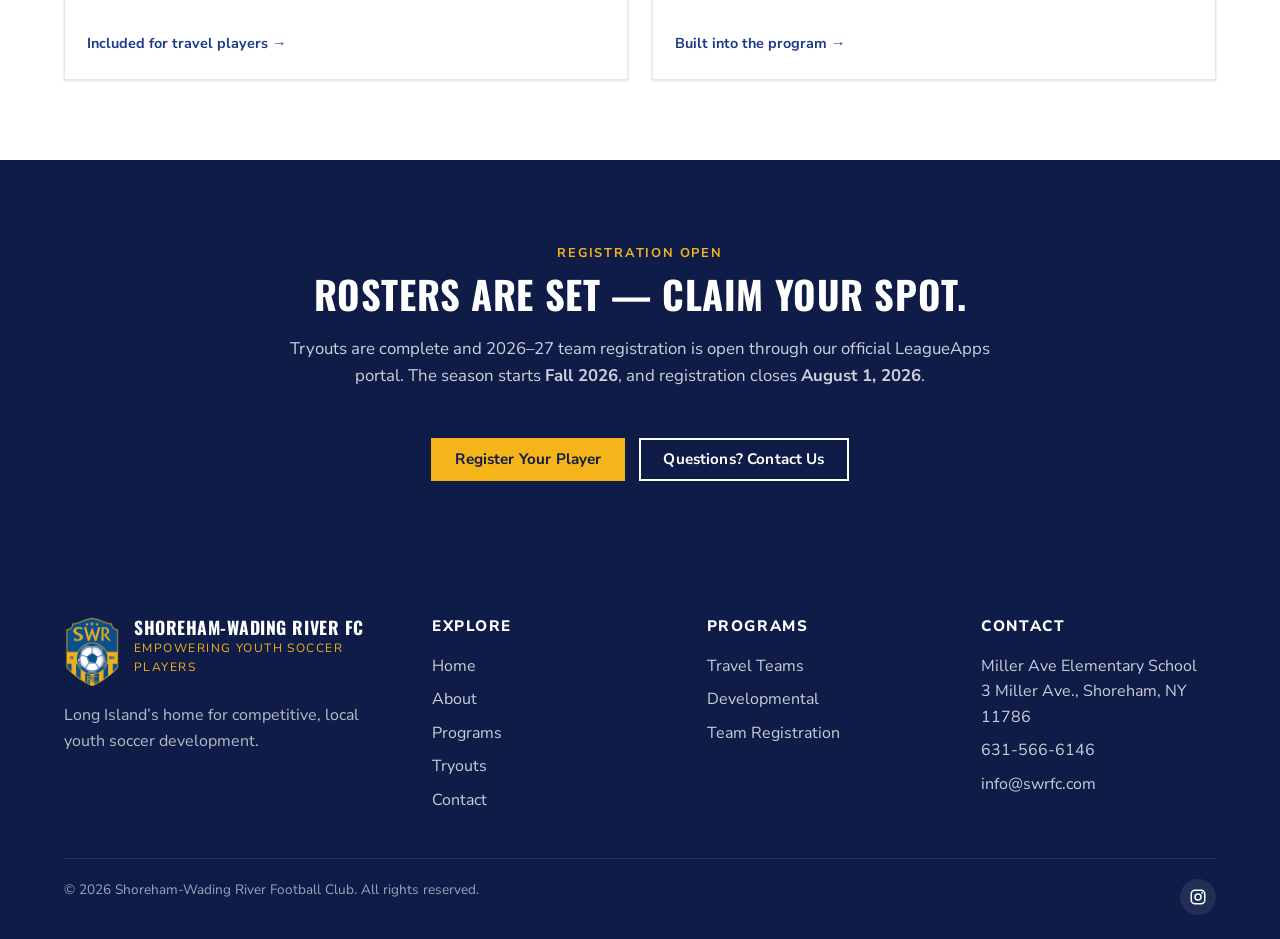
<file: programs.html>
<!DOCTYPE html>
<html lang="en">
<head>
  <meta charset="UTF-8" />
  <meta name="viewport" content="width=device-width, initial-scale=1.0" />
  <title>Programs | Shoreham-Wading River FC</title>
  <meta name="description" content="SWR FC's 2026–27 Travel and Developmental soccer programs on Long Island. Register through LeagueApps." />
  <meta name="theme-color" content="#1d3a8a" />

  <link rel="icon" type="image/png" href="images/swrfclogo.png" />
  <link rel="apple-touch-icon" href="images/swrfclogo.png" />

  <link rel="preconnect" href="https://fonts.googleapis.com" />
  <link rel="preconnect" href="https://fonts.gstatic.com" crossorigin />
  <link href="https://fonts.googleapis.com/css2?family=Nunito+Sans:opsz,wght@6..12,400;6..12,600;6..12,700;6..12,800&family=Oswald:wght@500;600;700&display=swap" rel="stylesheet" />

  <link rel="stylesheet" href="css/styles.css" />
</head>
<body>

  <header class="site-header">
    <div class="container header-inner">
      <a href="index.html" class="brand">
        <img src="images/swrfclogo.png" alt="SWR FC crest" />
        <span class="brand-text">
          <span class="name">Shoreham-Wading River FC</span>
          <span class="tagline">Est. 2024 · Long Island</span>
        </span>
      </a>
      <button class="menu-toggle" aria-label="Toggle menu" aria-expanded="false">
        <svg viewBox="0 0 24 24" fill="none" stroke="currentColor" stroke-width="2.2" stroke-linecap="round"><path d="M4 6h16M4 12h16M4 18h16" /></svg>
      </button>
      <nav class="nav" aria-label="Primary">
        <a href="index.html">Home</a>
        <a href="about.html">About</a>
        <a href="programs.html">Programs</a>
        <a href="tryouts.html">Tryouts</a>
        <a href="contact.html">Contact</a>
        <a class="btn btn-primary" href="register.html">Register</a>
      </nav>
    </div>
  </header>

  <main>
    <section class="page-header">
      <div class="container">
        <h1>2026–27 Programs</h1>
        <p>Travel and Developmental soccer for Long Island&rsquo;s next generation. Built to fit every player, every age, every level.</p>
      </div>
    </section>

    <!-- Travel Teams -->
    <section class="section" id="travel">
      <div class="container">
        <div class="section-head">
          <span class="eyebrow">Competitive</span>
          <h2>Travel Teams</h2>
          <p>Our 2026–27 SWR FC Travel Teams compete in EDP league play. Open to boys birth years 2014 through 2019 who place through tryouts. <strong><a href="register.html">2026–27 team registration is now open →</a></strong></p>
        </div>

        <div class="program-list">

          <article class="program">
            <span class="tag">Boys · U12</span>
            <h3>Boys 2014</h3>
            <p>Top-level competitive play with a focus on tactics, positioning, and game IQ as players prepare for middle-school soccer.</p>
            <ul>
              <li>EDP league season</li>
              <li>Weekly training + games</li>
              <li>Season: Aug 2026 &ndash; Jun 2027</li>
            </ul>
            <a class="btn btn-primary" href="register.html">Register (2026–27)</a>
          </article>

          <article class="program">
            <span class="tag">Boys · U11</span>
            <h3>Boys 2015</h3>
            <p>11v11 development with structured coaching, individual skill-building, and a competitive game schedule.</p>
            <ul>
              <li>EDP league season</li>
              <li>Weekly training + games</li>
              <li>Season: Aug 2026 &ndash; Jun 2027</li>
            </ul>
            <a class="btn btn-primary" href="register.html">Register (2026–27)</a>
          </article>

          <article class="program">
            <span class="tag">Boys · U10</span>
            <h3>Boys 2016</h3>
            <p>9v9 travel soccer with an emphasis on technical skill, decision-making, and small-group play.</p>
            <ul>
              <li>EDP league season</li>
              <li>Weekly training + games</li>
              <li>Season: Aug 2026 &ndash; Jun 2027</li>
            </ul>
            <a class="btn btn-primary" href="register.html">Register (2026–27)</a>
          </article>

          <article class="program">
            <span class="tag">Boys · U9</span>
            <h3>Boys 2017</h3>
            <p>First-year travel players step into 7v7 competition with focused, age-appropriate training sessions.</p>
            <ul>
              <li>EDP league season</li>
              <li>Weekly training + games</li>
              <li>Season: Aug 2026 &ndash; Jun 2027</li>
            </ul>
            <a class="btn btn-primary" href="register.html">Register (2026–27)</a>
          </article>

          <article class="program">
            <span class="tag">Boys · U8</span>
            <h3>Boys 2018</h3>
            <p>An introduction to travel-style soccer through small-sided games, fun training, and competitive matchups.</p>
            <ul>
              <li>EDP league season</li>
              <li>Weekly training + games</li>
              <li>Season: Aug 2026 &ndash; Jun 2027</li>
            </ul>
            <a class="btn btn-primary" href="register.html">Register (2026–27)</a>
          </article>

          <article class="program">
            <span class="tag">Boys · U7</span>
            <h3>Boys 2019</h3>
            <p>Our youngest travel-track boys group. Focused on ball mastery, confidence, and a passion for the game.</p>
            <ul>
              <li>EDP league season</li>
              <li>Weekly training + games</li>
              <li>Season: Aug 2026 &ndash; Jun 2027</li>
            </ul>
            <a class="btn btn-primary" href="register.html">Register (2026–27)</a>
          </article>

        </div>
      </div>
    </section>

    <!-- Developmental Program -->
    <section class="section section--muted" id="developmental">
      <div class="container">
        <div class="section-head">
          <span class="eyebrow">Foundations</span>
          <h2>Developmental Program</h2>
          <p>Our developmental track introduces essential soccer skills in a fun, engaging way &mdash; building the foundation for travel-level play.</p>
        </div>

        <div class="split">
          <div>
            <h3 style="color: var(--navy-deep);">What players experience</h3>
            <p>For younger age groups, our training staff runs a tournament-based developmental program that puts the fundamentals first. Players learn the joy of the game while quietly building the toolkit that lets them step up to league-level play when the time is right.</p>
            <ul style="list-style: none; padding: 0; margin: 0 0 24px;">
              <li style="padding: 8px 0; padding-left: 28px; position: relative;">
                <span style="position:absolute; left:0; top:8px; width:20px; height:20px; background:var(--gold); color:var(--navy-deep); border-radius:50%; display:inline-flex; align-items:center; justify-content:center; font-weight:800; font-size:.75rem;">✓</span>
                Small-group, age-appropriate training
              </li>
              <li style="padding: 8px 0; padding-left: 28px; position: relative;">
                <span style="position:absolute; left:0; top:8px; width:20px; height:20px; background:var(--gold); color:var(--navy-deep); border-radius:50%; display:inline-flex; align-items:center; justify-content:center; font-weight:800; font-size:.75rem;">✓</span>
                Ball mastery, footwork, &amp; first-touch development
              </li>
              <li style="padding: 8px 0; padding-left: 28px; position: relative;">
                <span style="position:absolute; left:0; top:8px; width:20px; height:20px; background:var(--gold); color:var(--navy-deep); border-radius:50%; display:inline-flex; align-items:center; justify-content:center; font-weight:800; font-size:.75rem;">✓</span>
                Tournament-based competitive experience
              </li>
              <li style="padding: 8px 0; padding-left: 28px; position: relative;">
                <span style="position:absolute; left:0; top:8px; width:20px; height:20px; background:var(--gold); color:var(--navy-deep); border-radius:50%; display:inline-flex; align-items:center; justify-content:center; font-weight:800; font-size:.75rem;">✓</span>
                Pathway into our 2026–27 Travel Teams
              </li>
            </ul>
            <a class="btn btn-secondary" href="contact.html">Ask About Developmental</a>
          </div>
          <div class="split-figure split-figure--photo">
            <img src="images/developmental_practice.png" alt="Young SWR FC players practicing with their coach" />
          </div>
        </div>
      </div>
    </section>

    <!-- Year-Round Training -->
    <section class="section" id="training">
      <div class="container">
        <div class="section-head">
          <span class="eyebrow">Year-Round Development</span>
          <h2>Training that doesn&rsquo;t stop when the season ends.</h2>
          <p>Our players keep getting better when other teams pack up. SWR FC builds on the EDP season with indoor work all winter long and dedicated speed &amp; agility sessions.</p>
        </div>

        <div class="cards">

          <article class="card">
            <div class="card-media card-media--photo">
              <span class="badge">Winter</span>
              <img src="images/training_example.png" alt="" aria-hidden="true" />
            </div>
            <div class="card-body">
              <h3>Indoor Training at Futsal631</h3>
              <p>All winter long, our teams train indoors at <strong>Futsal631</strong>. Futsal&rsquo;s small-sided, high-touch format sharpens decision-making, ball control, and tight-space technique &mdash; the skills that show up most when players return to the outdoor field in spring.</p>
              <span class="more">Included for travel players →</span>
            </div>
          </article>

          <article class="card">
            <div class="card-media card-media--photo">
              <span class="badge">Year-Round</span>
              <img src="images/developmental_practice.png" alt="" aria-hidden="true" />
            </div>
            <div class="card-body">
              <h3>Speed &amp; Agility Training</h3>
              <p>Dedicated speed, agility, and athletic-development sessions built into our calendar. Faster first steps, better change-of-direction, and the conditioning to outlast opponents in the second half.</p>
              <span class="more">Built into the program →</span>
            </div>
          </article>

        </div>
      </div>
    </section>

    <!-- Registration CTA -->
    <section class="section section--dark">
      <div class="container">
        <div class="section-head">
          <span class="eyebrow">Registration Open</span>
          <h2>Rosters are set &mdash; claim your spot.</h2>
          <p>Tryouts are complete and 2026–27 team registration is open through our official LeagueApps portal. The season starts <strong>Fall 2026</strong>, and registration closes <strong>August 1, 2026</strong>.</p>
        </div>
        <div style="text-align: center;">
          <a class="btn btn-primary" href="register.html">Register Your Player</a>
          <a class="btn btn-outline" style="margin-left: 10px;" href="contact.html">Questions? Contact Us</a>
        </div>
      </div>
    </section>
  </main>

  <footer class="site-footer">
    <div class="container">
      <div class="footer-grid">
        <div>
          <div class="footer-brand">
            <img src="images/swrfclogo.png" alt="SWR FC crest" />
            <div>
              <div class="name">Shoreham-Wading River FC</div>
              <div class="tagline">Empowering Youth Soccer Players</div>
            </div>
          </div>
          <p style="color: rgba(255,255,255,.7);">Long Island&rsquo;s home for competitive, local youth soccer development.</p>
        </div>
        <div>
          <h4>Explore</h4>
          <ul>
            <li><a href="index.html">Home</a></li>
            <li><a href="about.html">About</a></li>
            <li><a href="programs.html">Programs</a></li>
            <li><a href="tryouts.html">Tryouts</a></li>
            <li><a href="contact.html">Contact</a></li>
          </ul>
        </div>
        <div>
          <h4>Programs</h4>
          <ul>
            <li><a href="programs.html#travel">Travel Teams</a></li>
            <li><a href="programs.html#developmental">Developmental</a></li>
            <li><a href="register.html">Team Registration</a></li>
          </ul>
        </div>
        <div>
          <h4>Contact</h4>
          <ul>
            <li>Miller Ave Elementary School<br/>3 Miller Ave., Shoreham, NY 11786</li>
            <li><a href="tel:6315666146">631-566-6146</a></li>
            <li><a href="mailto:info@swrfc.com">info@swrfc.com</a></li>
          </ul>
        </div>
      </div>
      <div class="footer-bottom">
        <div>&copy; <span id="year">2025</span> Shoreham-Wading River Football Club. All rights reserved.</div>
        <div class="social-links">
          <a href="https://www.instagram.com/lifitnessandtraining" aria-label="Instagram" target="_blank" rel="noopener">
            <svg width="18" height="18" viewBox="0 0 24 24" fill="none" stroke="currentColor" stroke-width="2"><rect x="3" y="3" width="18" height="18" rx="5"/><circle cx="12" cy="12" r="4"/><circle cx="17.5" cy="6.5" r="1.2" fill="currentColor" stroke="none"/></svg>
          </a>
        </div>
      </div>
    </div>
  </footer>

  <script src="js/main.js"></script>
  <script>document.getElementById('year').textContent = new Date().getFullYear();</script>
</body>
</html>
</file>
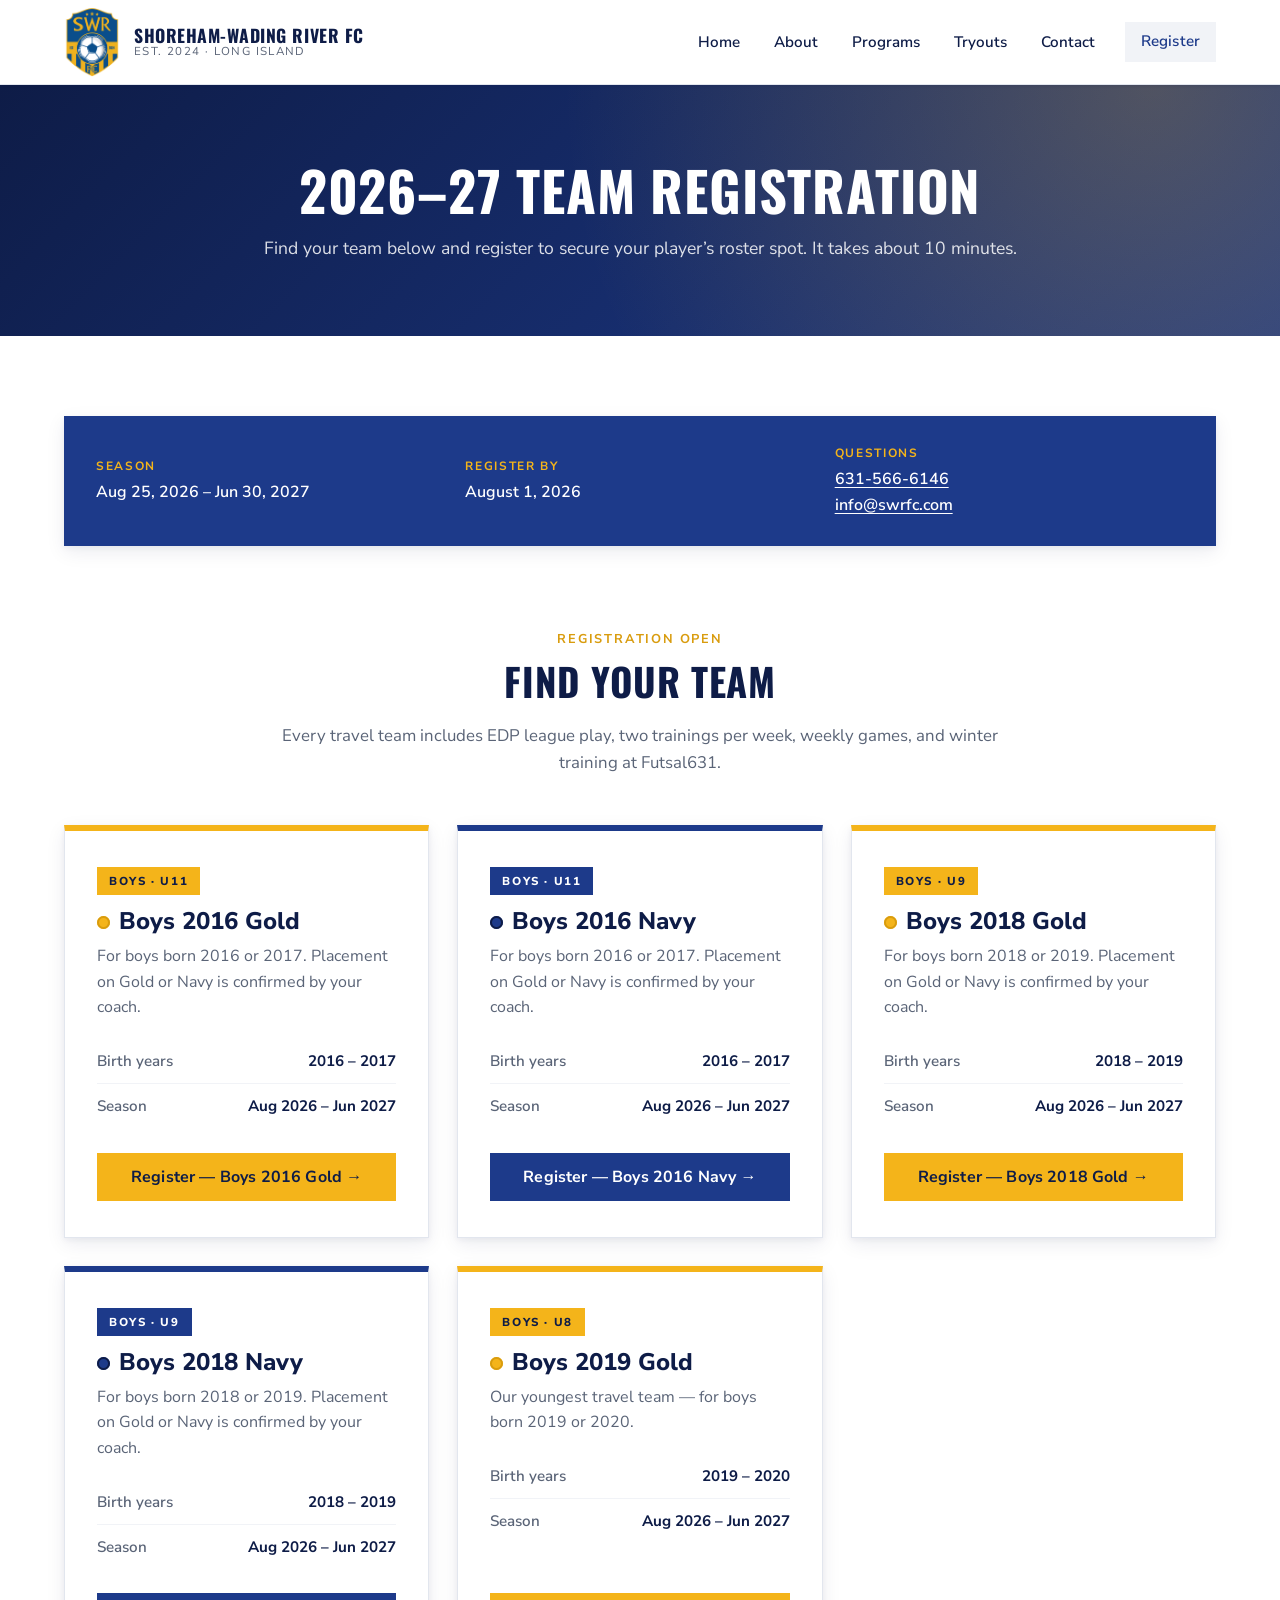
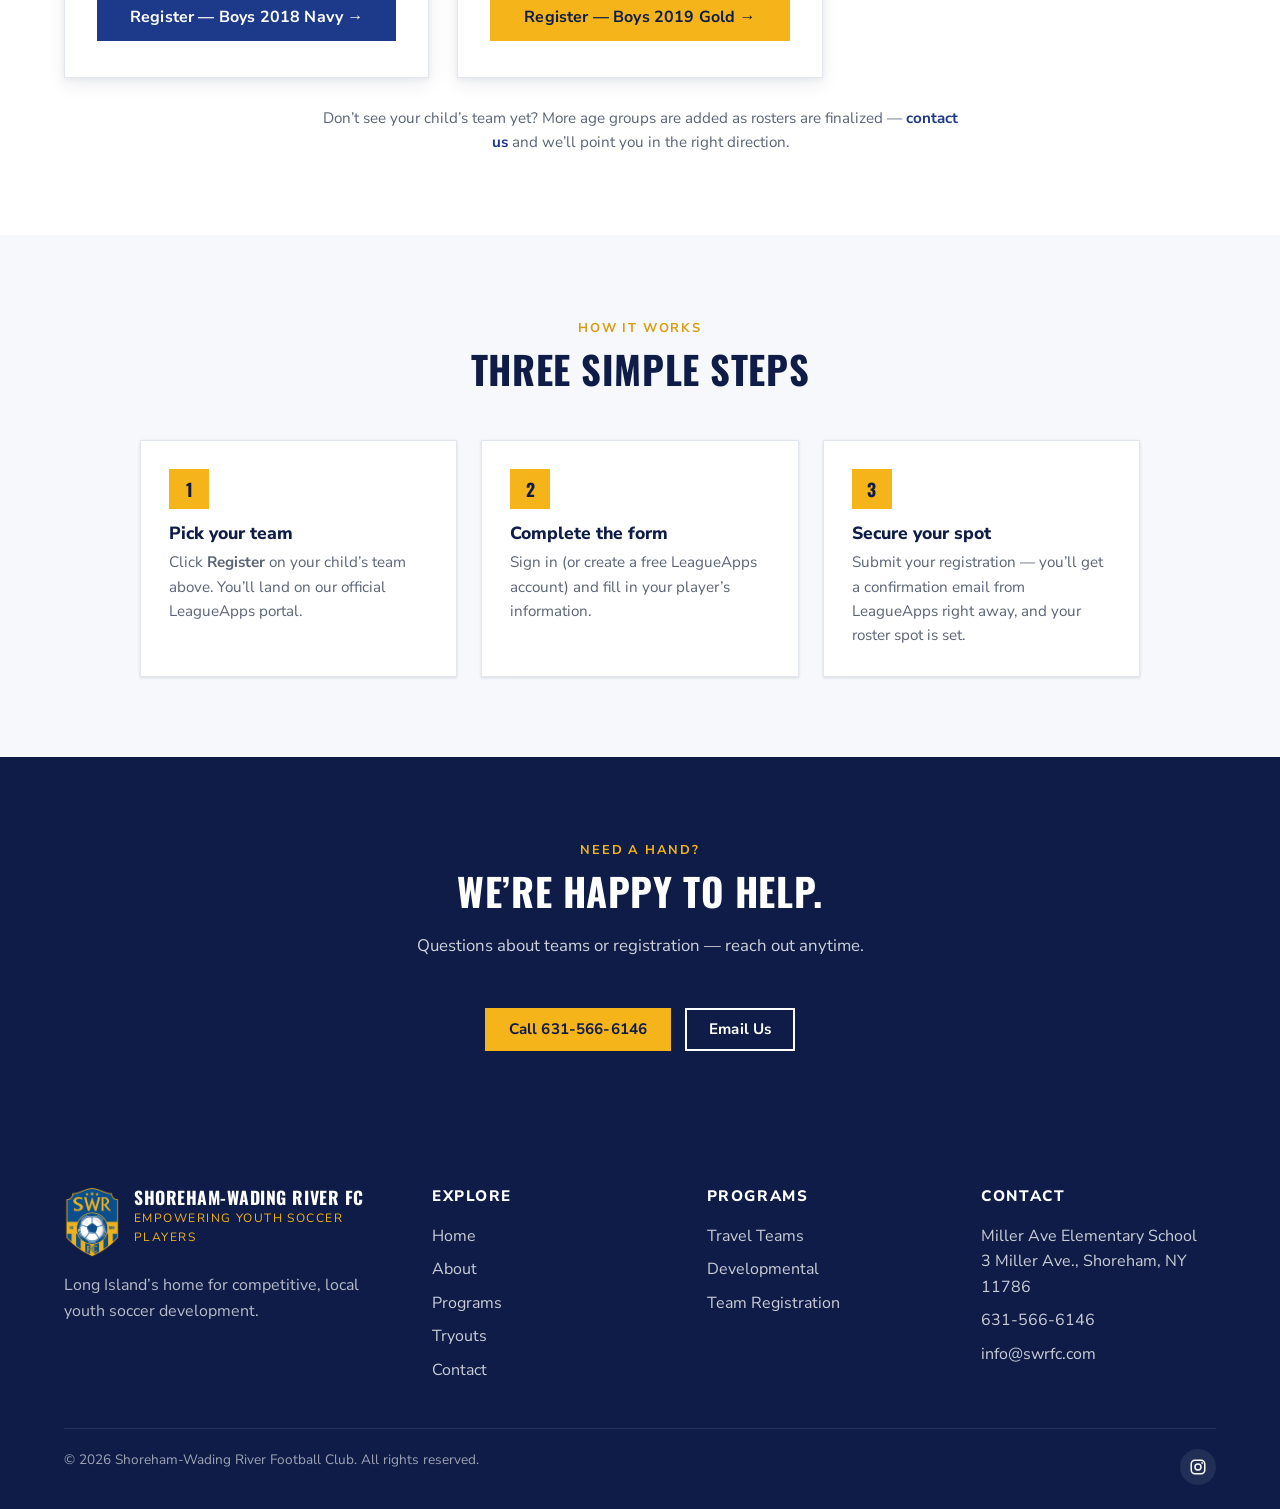
<file: register.html>
<!DOCTYPE html>
<html lang="en">
<head>
  <meta charset="UTF-8" />
  <meta name="viewport" content="width=device-width, initial-scale=1.0" />
  <title>2026–27 Team Registration | Shoreham-Wading River FC</title>
  <meta name="description" content="Register for your 2026–27 SWR FC travel team — Boys 2016 Gold &amp; Navy, Boys 2018 Gold &amp; Navy, and Boys 2019 Gold." />
  <meta name="theme-color" content="#1d3a8a" />

  <link rel="icon" type="image/png" href="images/swrfclogo.png" />
  <link rel="apple-touch-icon" href="images/swrfclogo.png" />

  <link rel="preconnect" href="https://fonts.googleapis.com" />
  <link rel="preconnect" href="https://fonts.gstatic.com" crossorigin />
  <link href="https://fonts.googleapis.com/css2?family=Nunito+Sans:opsz,wght@6..12,400;6..12,600;6..12,700;6..12,800&family=Oswald:wght@500;600;700&display=swap" rel="stylesheet" />

  <link rel="stylesheet" href="css/styles.css" />
</head>
<body>

  <header class="site-header">
    <div class="container header-inner">
      <a href="index.html" class="brand">
        <img src="images/swrfclogo.png" alt="SWR FC crest" />
        <span class="brand-text">
          <span class="name">Shoreham-Wading River FC</span>
          <span class="tagline">Est. 2024 · Long Island</span>
        </span>
      </a>
      <button class="menu-toggle" aria-label="Toggle menu" aria-expanded="false">
        <svg viewBox="0 0 24 24" fill="none" stroke="currentColor" stroke-width="2.2" stroke-linecap="round"><path d="M4 6h16M4 12h16M4 18h16" /></svg>
      </button>
      <nav class="nav" aria-label="Primary">
        <a href="index.html">Home</a>
        <a href="about.html">About</a>
        <a href="programs.html">Programs</a>
        <a href="tryouts.html">Tryouts</a>
        <a href="contact.html">Contact</a>
        <a class="btn btn-primary" href="register.html">Register</a>
      </nav>
    </div>
  </header>

  <main>
    <section class="page-header">
      <div class="container">
        <h1>2026–27 Team Registration</h1>
        <p>Find your team below and register to secure your player&rsquo;s roster spot. It takes about 10 minutes.</p>
      </div>
    </section>

    <!-- Key facts -->
    <section class="section" style="padding-bottom: 0;">
      <div class="container">
        <div class="info-banner">
          <div class="info-item">
            <span class="label">Season</span>
            <span class="value">Aug 25, 2026 &ndash; Jun 30, 2027</span>
          </div>
          <div class="info-item">
            <span class="label">Register By</span>
            <span class="value">August 1, 2026</span>
          </div>
          <div class="info-item">
            <span class="label">Questions</span>
            <span class="value"><a href="tel:6315666146">631-566-6146</a><br/><a href="mailto:info@swrfc.com">info@swrfc.com</a></span>
          </div>
        </div>
      </div>
    </section>

    <!-- Team cards -->
    <section class="section" id="teams">
      <div class="container">
        <div class="section-head">
          <span class="eyebrow">Registration Open</span>
          <h2>Find your team</h2>
          <p>Every travel team includes EDP league play, two trainings per week, weekly games, and winter training at Futsal631.</p>
        </div>

        <div class="register-grid register-grid--teams">

          <article class="register-card">
            <div class="register-card-top">
              <span class="register-badge">Boys · U11</span>
              <h3><span class="team-swatch team-swatch--gold" aria-hidden="true"></span>Boys 2016 Gold</h3>
              <p>For boys born 2016 or 2017. Placement on Gold or Navy is confirmed by your coach.</p>
            </div>
            <ul class="register-meta">
              <li><span>Birth years</span><strong>2016 &ndash; 2017</strong></li>
              <li><span>Season</span><strong>Aug 2026 &ndash; Jun 2027</strong></li>
            </ul>
            <a class="btn btn-primary register-cta" href="https://swrfc.leagueapps.com/clubteams/5041926-2016-17-u11-boys" target="_blank" rel="noopener">Register &mdash; Boys 2016 Gold →</a>
          </article>

          <article class="register-card register-card--navy">
            <div class="register-card-top">
              <span class="register-badge">Boys · U11</span>
              <h3><span class="team-swatch team-swatch--navy" aria-hidden="true"></span>Boys 2016 Navy</h3>
              <p>For boys born 2016 or 2017. Placement on Gold or Navy is confirmed by your coach.</p>
            </div>
            <ul class="register-meta">
              <li><span>Birth years</span><strong>2016 &ndash; 2017</strong></li>
              <li><span>Season</span><strong>Aug 2026 &ndash; Jun 2027</strong></li>
            </ul>
            <a class="btn btn-secondary register-cta" href="https://swrfc.leagueapps.com/clubteams/5041926-2016-17-u11-boys" target="_blank" rel="noopener">Register &mdash; Boys 2016 Navy →</a>
          </article>

          <article class="register-card">
            <div class="register-card-top">
              <span class="register-badge">Boys · U9</span>
              <h3><span class="team-swatch team-swatch--gold" aria-hidden="true"></span>Boys 2018 Gold</h3>
              <p>For boys born 2018 or 2019. Placement on Gold or Navy is confirmed by your coach.</p>
            </div>
            <ul class="register-meta">
              <li><span>Birth years</span><strong>2018 &ndash; 2019</strong></li>
              <li><span>Season</span><strong>Aug 2026 &ndash; Jun 2027</strong></li>
            </ul>
            <a class="btn btn-primary register-cta" href="https://swrfc.leagueapps.com/clubteams/5041928-2018-19-u9-boys" target="_blank" rel="noopener">Register &mdash; Boys 2018 Gold →</a>
          </article>

          <article class="register-card register-card--navy">
            <div class="register-card-top">
              <span class="register-badge">Boys · U9</span>
              <h3><span class="team-swatch team-swatch--navy" aria-hidden="true"></span>Boys 2018 Navy</h3>
              <p>For boys born 2018 or 2019. Placement on Gold or Navy is confirmed by your coach.</p>
            </div>
            <ul class="register-meta">
              <li><span>Birth years</span><strong>2018 &ndash; 2019</strong></li>
              <li><span>Season</span><strong>Aug 2026 &ndash; Jun 2027</strong></li>
            </ul>
            <a class="btn btn-secondary register-cta" href="https://swrfc.leagueapps.com/clubteams/5041928-2018-19-u9-boys" target="_blank" rel="noopener">Register &mdash; Boys 2018 Navy →</a>
          </article>

          <article class="register-card">
            <div class="register-card-top">
              <span class="register-badge">Boys · U8</span>
              <h3><span class="team-swatch team-swatch--gold" aria-hidden="true"></span>Boys 2019 Gold</h3>
              <p>Our youngest travel team &mdash; for boys born 2019 or 2020.</p>
            </div>
            <ul class="register-meta">
              <li><span>Birth years</span><strong>2019 &ndash; 2020</strong></li>
              <li><span>Season</span><strong>Aug 2026 &ndash; Jun 2027</strong></li>
            </ul>
            <a class="btn btn-primary register-cta" href="https://swrfc.leagueapps.com/clubteams/5041943-2019-20-u8-boys" target="_blank" rel="noopener">Register &mdash; Boys 2019 Gold →</a>
          </article>

        </div>

        <p class="register-foot-note">
          Don&rsquo;t see your child&rsquo;s team yet? More age groups are added as rosters are finalized &mdash; <a href="contact.html">contact us</a> and we&rsquo;ll point you in the right direction.
        </p>
      </div>
    </section>

    <!-- How it works -->
    <section class="section section--muted">
      <div class="container">
        <div class="section-head">
          <span class="eyebrow">How It Works</span>
          <h2>Three simple steps</h2>
        </div>
        <div class="steps">
          <div class="step">
            <span class="step-num">1</span>
            <h3>Pick your team</h3>
            <p>Click <strong>Register</strong> on your child&rsquo;s team above. You&rsquo;ll land on our official LeagueApps portal.</p>
          </div>
          <div class="step">
            <span class="step-num">2</span>
            <h3>Complete the form</h3>
            <p>Sign in (or create a free LeagueApps account) and fill in your player&rsquo;s information.</p>
          </div>
          <div class="step">
            <span class="step-num">3</span>
            <h3>Secure your spot</h3>
            <p>Submit your registration &mdash; you&rsquo;ll get a confirmation email from LeagueApps right away, and your roster spot is set.</p>
          </div>
        </div>
      </div>
    </section>

    <!-- Questions CTA -->
    <section class="section section--dark">
      <div class="container">
        <div class="section-head">
          <span class="eyebrow">Need a Hand?</span>
          <h2>We&rsquo;re happy to help.</h2>
          <p>Questions about teams or registration &mdash; reach out anytime.</p>
        </div>
        <div style="text-align: center;">
          <a class="btn btn-primary" href="tel:6315666146">Call 631-566-6146</a>
          <a class="btn btn-outline" style="margin-left: 10px;" href="mailto:info@swrfc.com">Email Us</a>
        </div>
      </div>
    </section>
  </main>

  <footer class="site-footer">
    <div class="container">
      <div class="footer-grid">
        <div>
          <div class="footer-brand">
            <img src="images/swrfclogo.png" alt="SWR FC crest" />
            <div>
              <div class="name">Shoreham-Wading River FC</div>
              <div class="tagline">Empowering Youth Soccer Players</div>
            </div>
          </div>
          <p style="color: rgba(255,255,255,.7);">Long Island&rsquo;s home for competitive, local youth soccer development.</p>
        </div>
        <div>
          <h4>Explore</h4>
          <ul>
            <li><a href="index.html">Home</a></li>
            <li><a href="about.html">About</a></li>
            <li><a href="programs.html">Programs</a></li>
            <li><a href="tryouts.html">Tryouts</a></li>
            <li><a href="contact.html">Contact</a></li>
          </ul>
        </div>
        <div>
          <h4>Programs</h4>
          <ul>
            <li><a href="programs.html#travel">Travel Teams</a></li>
            <li><a href="programs.html#developmental">Developmental</a></li>
            <li><a href="register.html">Team Registration</a></li>
          </ul>
        </div>
        <div>
          <h4>Contact</h4>
          <ul>
            <li>Miller Ave Elementary School<br/>3 Miller Ave., Shoreham, NY 11786</li>
            <li><a href="tel:6315666146">631-566-6146</a></li>
            <li><a href="mailto:info@swrfc.com">info@swrfc.com</a></li>
          </ul>
        </div>
      </div>
      <div class="footer-bottom">
        <div>&copy; <span id="year">2025</span> Shoreham-Wading River Football Club. All rights reserved.</div>
        <div class="social-links">
          <a href="https://www.instagram.com/lifitnessandtraining" aria-label="Instagram" target="_blank" rel="noopener">
            <svg width="18" height="18" viewBox="0 0 24 24" fill="none" stroke="currentColor" stroke-width="2"><rect x="3" y="3" width="18" height="18" rx="5"/><circle cx="12" cy="12" r="4"/><circle cx="17.5" cy="6.5" r="1.2" fill="currentColor" stroke="none"/></svg>
          </a>
        </div>
      </div>
    </div>
  </footer>

  <script src="js/main.js"></script>
  <script>document.getElementById('year').textContent = new Date().getFullYear();</script>
</body>
</html>
</file>
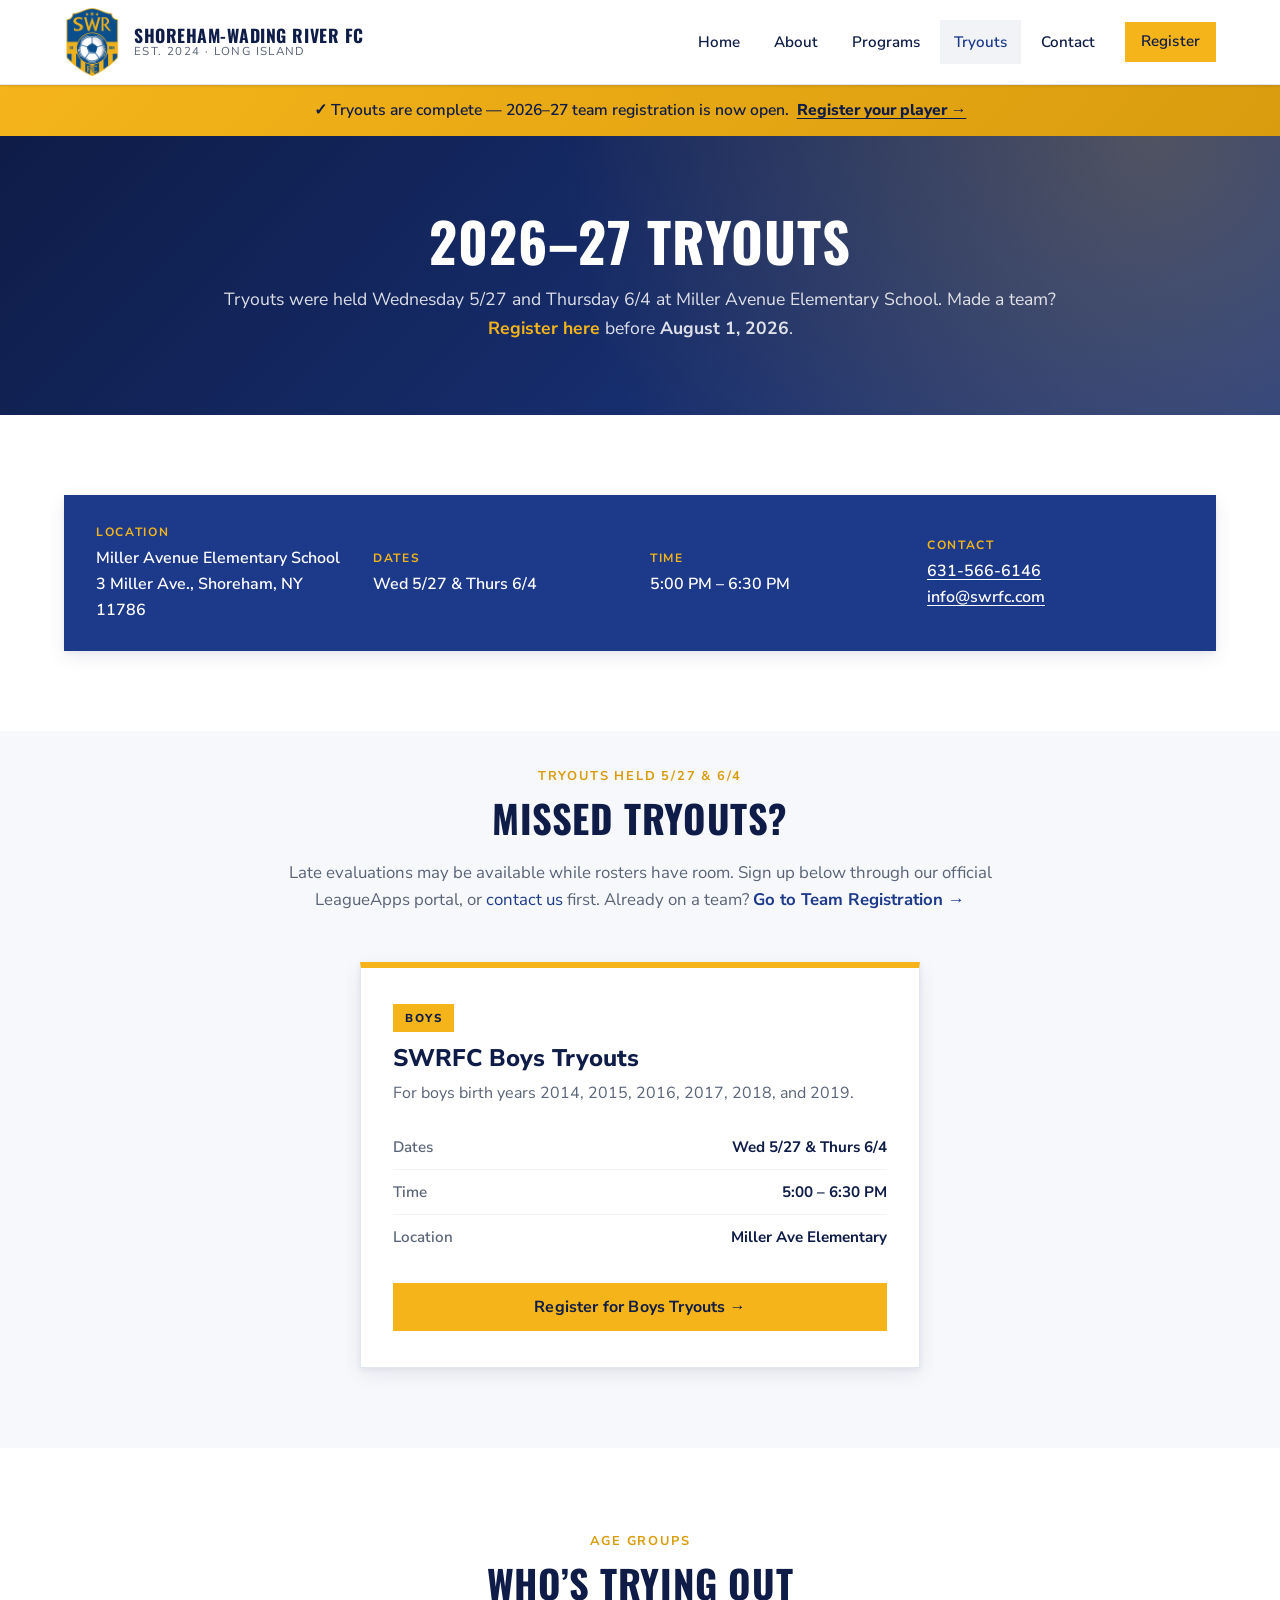
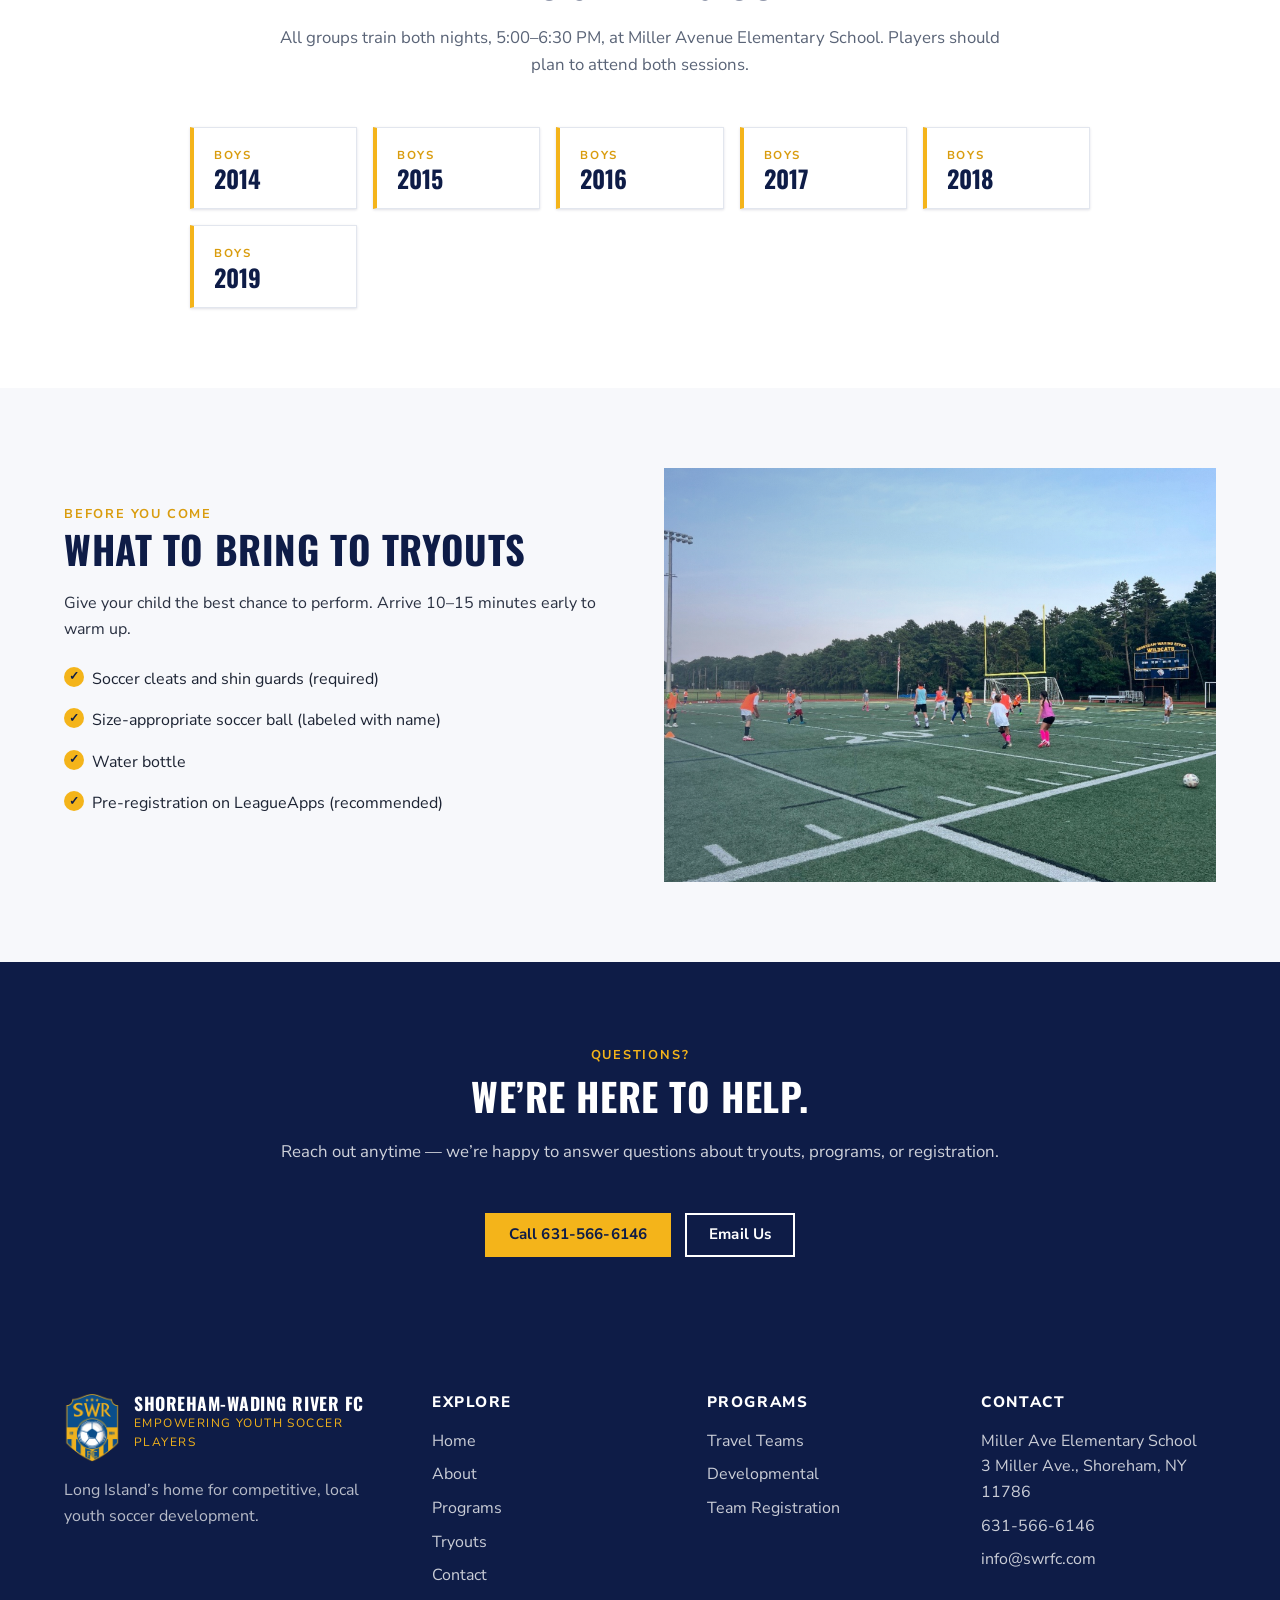
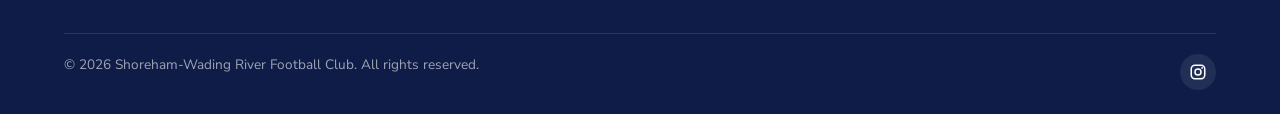
<file: tryouts.html>
<!DOCTYPE html>
<html lang="en">
<head>
  <meta charset="UTF-8" />
  <meta name="viewport" content="width=device-width, initial-scale=1.0" />
  <title>Tryouts | Shoreham-Wading River FC</title>
  <meta name="description" content="SWR FC 2026–27 soccer tryouts. Boys 2014–2019. Wednesday 5/27 and Thursday 6/4 at Miller Avenue Elementary School, Shoreham, NY." />
  <meta name="theme-color" content="#1d3a8a" />

  <link rel="icon" type="image/png" href="images/swrfclogo.png" />
  <link rel="apple-touch-icon" href="images/swrfclogo.png" />

  <link rel="preconnect" href="https://fonts.googleapis.com" />
  <link rel="preconnect" href="https://fonts.gstatic.com" crossorigin />
  <link href="https://fonts.googleapis.com/css2?family=Nunito+Sans:opsz,wght@6..12,400;6..12,600;6..12,700;6..12,800&family=Oswald:wght@500;600;700&display=swap" rel="stylesheet" />

  <link rel="stylesheet" href="css/styles.css" />
</head>
<body>

  <header class="site-header">
    <div class="container header-inner">
      <a href="index.html" class="brand">
        <img src="images/swrfclogo.png" alt="SWR FC crest" />
        <span class="brand-text">
          <span class="name">Shoreham-Wading River FC</span>
          <span class="tagline">Est. 2024 · Long Island</span>
        </span>
      </a>
      <button class="menu-toggle" aria-label="Toggle menu" aria-expanded="false">
        <svg viewBox="0 0 24 24" fill="none" stroke="currentColor" stroke-width="2.2" stroke-linecap="round"><path d="M4 6h16M4 12h16M4 18h16" /></svg>
      </button>
      <nav class="nav" aria-label="Primary">
        <a href="index.html">Home</a>
        <a href="about.html">About</a>
        <a href="programs.html">Programs</a>
        <a href="tryouts.html">Tryouts</a>
        <a href="contact.html">Contact</a>
        <a class="btn btn-primary" href="register.html">Register</a>
      </nav>
    </div>
  </header>

  <main>
    <div class="notice-strip">
      <div class="container">
        <span>✓ Tryouts are complete &mdash; 2026&ndash;27 team registration is now open.</span>
        <a href="register.html">Register your player →</a>
      </div>
    </div>

    <section class="page-header">
      <div class="container">
        <h1>2026–27 Tryouts</h1>
        <p>Tryouts were held Wednesday 5/27 and Thursday 6/4 at Miller Avenue Elementary School. Made a team? <a href="register.html" style="color: var(--gold); font-weight: 700;">Register here</a> before <strong>August 1, 2026</strong>.</p>
      </div>
    </section>

    <!-- Info Banner -->
    <section class="section">
      <div class="container">
        <div class="info-banner">
          <div class="info-item">
            <span class="label">Location</span>
            <span class="value">Miller Avenue Elementary School<br/>3 Miller Ave., Shoreham, NY 11786</span>
          </div>
          <div class="info-item">
            <span class="label">Dates</span>
            <span class="value">Wed 5/27 &amp; Thurs 6/4</span>
          </div>
          <div class="info-item">
            <span class="label">Time</span>
            <span class="value">5:00 PM – 6:30 PM</span>
          </div>
          <div class="info-item">
            <span class="label">Contact</span>
            <span class="value"><a href="tel:6315666146">631-566-6146</a><br/><a href="mailto:info@swrfc.com">info@swrfc.com</a></span>
          </div>
        </div>
      </div>
    </section>

    <!-- Registration: TWO buttons only -->
    <section class="section section--muted" id="register" style="padding-top: 32px;">
      <div class="container">
        <div class="section-head">
          <span class="eyebrow">Tryouts Held 5/27 &amp; 6/4</span>
          <h2>Missed tryouts?</h2>
          <p>Late evaluations may be available while rosters have room. Sign up below through our official LeagueApps portal, or <a href="contact.html">contact us</a> first. Already on a team? <a href="register.html"><strong>Go to Team Registration →</strong></a></p>
        </div>

        <div class="register-grid" style="max-width: 560px;">

          <article class="register-card">
            <div class="register-card-top">
              <span class="register-badge">Boys</span>
              <h3>SWRFC Boys Tryouts</h3>
              <p>For boys birth years 2014, 2015, 2016, 2017, 2018, and 2019.</p>
            </div>
            <ul class="register-meta">
              <li><span>Dates</span><strong>Wed 5/27 &amp; Thurs 6/4</strong></li>
              <li><span>Time</span><strong>5:00 – 6:30 PM</strong></li>
              <li><span>Location</span><strong>Miller Ave Elementary</strong></li>
            </ul>
            <a class="btn btn-primary register-cta" href="https://swrfc.leagueapps.com/events/5010173-2026-27-swrfc-boys-tryouts" target="_blank" rel="noopener">Register for Boys Tryouts →</a>
          </article>

        </div>
      </div>
    </section>

    <!-- Age groups (informational only — no extra register buttons) -->
    <section class="section">
      <div class="container">
        <div class="section-head">
          <span class="eyebrow">Age Groups</span>
          <h2>Who&rsquo;s trying out</h2>
          <p>All groups train both nights, 5:00–6:30 PM, at Miller Avenue Elementary School. Players should plan to attend both sessions.</p>
        </div>

        <div class="age-group-grid">
          <div class="age-chip"><span>Boys</span><strong>2014</strong></div>
          <div class="age-chip"><span>Boys</span><strong>2015</strong></div>
          <div class="age-chip"><span>Boys</span><strong>2016</strong></div>
          <div class="age-chip"><span>Boys</span><strong>2017</strong></div>
          <div class="age-chip"><span>Boys</span><strong>2018</strong></div>
          <div class="age-chip"><span>Boys</span><strong>2019</strong></div>
        </div>
      </div>
    </section>

    <!-- What to bring -->
    <section class="section section--muted">
      <div class="container">
        <div class="split">
          <div>
            <span style="color: var(--gold-dark); font-weight: 700; letter-spacing: .14em; text-transform: uppercase; font-size: .8rem;">Before You Come</span>
            <h2>What to bring to tryouts</h2>
            <p>Give your child the best chance to perform. Arrive 10–15 minutes early to warm up.</p>
            <ul style="list-style: none; padding: 0; margin: 0 0 24px;">
              <li style="padding: 8px 0; padding-left: 28px; position: relative;">
                <span style="position:absolute; left:0; top:8px; width:20px; height:20px; background:var(--gold); color:var(--navy-deep); border-radius:50%; display:inline-flex; align-items:center; justify-content:center; font-weight:800; font-size:.75rem;">✓</span>
                Soccer cleats and shin guards (required)
              </li>
              <li style="padding: 8px 0; padding-left: 28px; position: relative;">
                <span style="position:absolute; left:0; top:8px; width:20px; height:20px; background:var(--gold); color:var(--navy-deep); border-radius:50%; display:inline-flex; align-items:center; justify-content:center; font-weight:800; font-size:.75rem;">✓</span>
                Size-appropriate soccer ball (labeled with name)
              </li>
              <li style="padding: 8px 0; padding-left: 28px; position: relative;">
                <span style="position:absolute; left:0; top:8px; width:20px; height:20px; background:var(--gold); color:var(--navy-deep); border-radius:50%; display:inline-flex; align-items:center; justify-content:center; font-weight:800; font-size:.75rem;">✓</span>
                Water bottle
              </li>
              <li style="padding: 8px 0; padding-left: 28px; position: relative;">
                <span style="position:absolute; left:0; top:8px; width:20px; height:20px; background:var(--gold); color:var(--navy-deep); border-radius:50%; display:inline-flex; align-items:center; justify-content:center; font-weight:800; font-size:.75rem;">✓</span>
                Pre-registration on LeagueApps (recommended)
              </li>
            </ul>
          </div>
          <div class="split-figure split-figure--photo">
            <img src="images/training_example.png" alt="SWR FC scrimmage on the turf field" />
          </div>
        </div>
      </div>
    </section>

    <!-- Contact CTA -->
    <section class="section section--dark">
      <div class="container">
        <div class="section-head">
          <span class="eyebrow">Questions?</span>
          <h2>We&rsquo;re here to help.</h2>
          <p>Reach out anytime &mdash; we&rsquo;re happy to answer questions about tryouts, programs, or registration.</p>
        </div>
        <div style="text-align: center;">
          <a class="btn btn-primary" href="tel:6315666146">Call 631-566-6146</a>
          <a class="btn btn-outline" style="margin-left: 10px;" href="mailto:info@swrfc.com">Email Us</a>
        </div>
      </div>
    </section>
  </main>

  <footer class="site-footer">
    <div class="container">
      <div class="footer-grid">
        <div>
          <div class="footer-brand">
            <img src="images/swrfclogo.png" alt="SWR FC crest" />
            <div>
              <div class="name">Shoreham-Wading River FC</div>
              <div class="tagline">Empowering Youth Soccer Players</div>
            </div>
          </div>
          <p style="color: rgba(255,255,255,.7);">Long Island&rsquo;s home for competitive, local youth soccer development.</p>
        </div>
        <div>
          <h4>Explore</h4>
          <ul>
            <li><a href="index.html">Home</a></li>
            <li><a href="about.html">About</a></li>
            <li><a href="programs.html">Programs</a></li>
            <li><a href="tryouts.html">Tryouts</a></li>
            <li><a href="contact.html">Contact</a></li>
          </ul>
        </div>
        <div>
          <h4>Programs</h4>
          <ul>
            <li><a href="programs.html#travel">Travel Teams</a></li>
            <li><a href="programs.html#developmental">Developmental</a></li>
            <li><a href="register.html">Team Registration</a></li>
          </ul>
        </div>
        <div>
          <h4>Contact</h4>
          <ul>
            <li>Miller Ave Elementary School<br/>3 Miller Ave., Shoreham, NY 11786</li>
            <li><a href="tel:6315666146">631-566-6146</a></li>
            <li><a href="mailto:info@swrfc.com">info@swrfc.com</a></li>
          </ul>
        </div>
      </div>
      <div class="footer-bottom">
        <div>&copy; <span id="year">2025</span> Shoreham-Wading River Football Club. All rights reserved.</div>
        <div class="social-links">
          <a href="https://www.instagram.com/lifitnessandtraining" aria-label="Instagram" target="_blank" rel="noopener">
            <svg width="18" height="18" viewBox="0 0 24 24" fill="none" stroke="currentColor" stroke-width="2"><rect x="3" y="3" width="18" height="18" rx="5"/><circle cx="12" cy="12" r="4"/><circle cx="17.5" cy="6.5" r="1.2" fill="currentColor" stroke="none"/></svg>
          </a>
        </div>
      </div>
    </div>
  </footer>

  <script src="js/main.js"></script>
  <script>document.getElementById('year').textContent = new Date().getFullYear();</script>
</body>
</html>
</file>
<file: css/styles.css>
/* ==========================================================================
   SWR FC — Stylesheet
   Color palette pulled from club crest:
   - Navy: #1d3a8a
   - Gold: #f4b41a
   ========================================================================== */

:root {
  --navy: #1d3a8a;
  --navy-dark: #142560;
  --navy-deep: #0e1c47;
  --gold: #f4b41a;
  --gold-dark: #d99c0e;
  --white: #ffffff;
  --offwhite: #f7f8fb;
  --gray-100: #f1f3f7;
  --gray-200: #e2e6ee;
  --gray-400: #9aa3b2;
  --gray-600: #5a6477;
  --gray-800: #2a3142;
  --text: #1c2333;

  /* Sharp, squared-off corners (bwgottschee.org-style) */
  --radius-sm: 0;
  --radius: 0;
  --radius-lg: 0;

  --shadow-sm: 0 1px 2px rgba(14, 28, 71, 0.06), 0 1px 3px rgba(14, 28, 71, 0.08);
  --shadow: 0 6px 18px rgba(14, 28, 71, 0.08), 0 2px 6px rgba(14, 28, 71, 0.05);
  --shadow-lg: 0 18px 40px rgba(14, 28, 71, 0.15);

  --container: 1200px;
  --header-h: 84px;

  --font-sans: 'Nunito Sans', 'Segoe UI', -apple-system, BlinkMacSystemFont, Roboto, Helvetica, Arial, sans-serif;
  --font-display: 'Oswald', 'Arial Narrow', sans-serif;
}

/* Reset */
*, *::before, *::after { box-sizing: border-box; }
html { -webkit-text-size-adjust: 100%; scroll-behavior: smooth; }
body {
  margin: 0;
  font-family: var(--font-sans);
  font-size: 16px;
  line-height: 1.6;
  color: var(--text);
  background: var(--white);
  -webkit-font-smoothing: antialiased;
  -moz-osx-font-smoothing: grayscale;
}
img { max-width: 100%; height: auto; display: block; }
a { color: var(--navy); text-decoration: none; transition: color .15s ease; }
a:hover { color: var(--gold-dark); }
button { font: inherit; cursor: pointer; }

h1, h2, h3, h4 {
  color: var(--navy-deep);
  line-height: 1.2;
  margin: 0 0 .5em;
}
/* Big headings: condensed, bold, uppercase — bwgottschee.org-style */
h1, h2 {
  font-family: var(--font-display);
  font-weight: 700;
  text-transform: uppercase;
  letter-spacing: .015em;
}
/* Sub-headings stay in the body face, extra bold */
h3, h4 {
  font-family: var(--font-sans);
  font-weight: 800;
  letter-spacing: 0;
}
h1 { font-size: clamp(2rem, 4.6vw, 3.4rem); }
h2 { font-size: clamp(1.6rem, 3.2vw, 2.4rem); }
h3 { font-size: 1.25rem; }
p  { margin: 0 0 1em; color: var(--gray-800); }

.container {
  width: 100%;
  max-width: var(--container);
  margin: 0 auto;
  padding: 0 24px;
}

/* ==========================================================================
   Header / nav
   ========================================================================== */
.site-header {
  position: sticky;
  top: 0;
  z-index: 50;
  background: var(--white);
  border-bottom: 1px solid var(--gray-200);
  box-shadow: var(--shadow-sm);
}
.header-inner {
  display: flex;
  align-items: center;
  justify-content: space-between;
  height: var(--header-h);
  gap: 24px;
}
.brand {
  display: flex;
  align-items: center;
  gap: 14px;
  text-decoration: none;
  color: var(--navy-deep);
}
.brand img { width: 56px; height: auto; }
.brand-text { display: flex; flex-direction: column; line-height: 1.1; }
.brand-text .name { font-family: var(--font-display); font-weight: 700; font-size: 1.1rem; color: var(--navy-deep); letter-spacing: .03em; text-transform: uppercase; }
.brand-text .tagline { font-size: .72rem; color: var(--gray-600); text-transform: uppercase; letter-spacing: .12em; }

.nav {
  display: flex;
  align-items: center;
  gap: 6px;
}
.nav a {
  display: inline-flex;
  align-items: center;
  padding: 10px 14px;
  font-weight: 600;
  font-size: .95rem;
  color: var(--navy-deep);
  border-radius: var(--radius-sm);
  transition: background .15s ease, color .15s ease;
}
.nav a:hover, .nav a.active { background: var(--gray-100); color: var(--navy); }
.nav .btn { margin-left: 10px; }

.menu-toggle {
  display: none;
  background: transparent;
  border: 0;
  width: 44px;
  height: 44px;
  align-items: center;
  justify-content: center;
  color: var(--navy-deep);
}
.menu-toggle svg { width: 26px; height: 26px; }

@media (max-width: 900px) {
  .nav {
    position: fixed;
    inset: var(--header-h) 0 auto 0;
    flex-direction: column;
    align-items: stretch;
    gap: 0;
    background: var(--white);
    border-bottom: 1px solid var(--gray-200);
    padding: 8px 16px 18px;
    transform: translateY(-110%);
    transition: transform .25s ease;
    box-shadow: var(--shadow);
  }
  .nav.open { transform: translateY(0); }
  .nav a { padding: 14px 12px; border-radius: 0; }
  .nav a + a { border-top: 1px solid var(--gray-100); }
  .nav .btn { margin: 12px 0 0; text-align: center; justify-content: center; }
  .menu-toggle { display: inline-flex; }
}

/* ==========================================================================
   Buttons
   ========================================================================== */
.btn {
  display: inline-flex;
  align-items: center;
  justify-content: center;
  gap: 8px;
  padding: 12px 22px;
  border-radius: 0;
  font-weight: 700;
  font-size: .95rem;
  letter-spacing: .01em;
  text-decoration: none;
  border: 2px solid transparent;
  transition: transform .15s ease, background .15s ease, color .15s ease, border-color .15s ease, box-shadow .15s ease;
  cursor: pointer;
  line-height: 1;
}
.btn-primary { background: var(--gold); color: var(--navy-deep); }
.btn-primary:hover { background: var(--gold-dark); color: var(--navy-deep); transform: translateY(-1px); box-shadow: var(--shadow); }
.btn-secondary { background: var(--navy); color: var(--white); }
.btn-secondary:hover { background: var(--navy-dark); color: var(--white); transform: translateY(-1px); box-shadow: var(--shadow); }
.btn-outline { border-color: var(--white); color: var(--white); background: transparent; }
.btn-outline:hover { background: var(--white); color: var(--navy-deep); }
.btn-ghost { background: transparent; color: var(--navy); border-color: var(--gray-200); }
.btn-ghost:hover { border-color: var(--navy); }

/* ==========================================================================
   Hero
   ========================================================================== */
.hero {
  position: relative;
  background: linear-gradient(135deg, var(--navy-deep) 0%, var(--navy) 60%, #2a4eb3 100%);
  color: var(--white);
  overflow: hidden;
  padding: 88px 0 96px;
  isolation: isolate;
}
.hero::before {
  content: "";
  position: absolute;
  inset: 0;
  background:
    radial-gradient(circle at 80% -10%, rgba(244, 180, 26, .25), transparent 50%),
    radial-gradient(circle at 5% 110%, rgba(244, 180, 26, .15), transparent 45%);
  pointer-events: none;
  z-index: -1;
}
.hero .container { position: relative; display: grid; grid-template-columns: 1.2fr 1fr; gap: 56px; align-items: center; }
.hero-eyebrow {
  display: inline-flex;
  align-items: center;
  gap: 8px;
  padding: 6px 14px;
  background: rgba(244, 180, 26, .15);
  color: var(--gold);
  border: 1px solid rgba(244, 180, 26, .35);
  border-radius: 0;
  font-size: .8rem;
  font-weight: 700;
  letter-spacing: .12em;
  text-transform: uppercase;
  margin-bottom: 18px;
}
.hero h1 { color: var(--white); margin-bottom: 18px; }
.hero h1 span { color: var(--gold); }
.hero p.lead { color: rgba(255,255,255,.85); font-size: 1.1rem; max-width: 540px; margin-bottom: 28px; }
.hero-cta { display: flex; gap: 14px; flex-wrap: wrap; }
.hero-art {
  display: flex;
  align-items: center;
  justify-content: center;
}
.hero-art img {
  width: 100%;
  max-width: 380px;
  filter: drop-shadow(0 30px 50px rgba(0,0,0,.35));
  animation: float 6s ease-in-out infinite;
}
@keyframes float { 0%,100% { transform: translateY(-6px); } 50% { transform: translateY(8px); } }

@media (max-width: 800px) {
  .hero { padding: 64px 0 72px; }
  .hero .container { grid-template-columns: 1fr; text-align: center; gap: 32px; }
  .hero-cta { justify-content: center; }
  .hero p.lead { margin-left: auto; margin-right: auto; }
  .hero-art img { max-width: 240px; margin: 0 auto; }
}

/* ==========================================================================
   Sections + utility
   ========================================================================== */
.section { padding: 80px 0; }
.section--muted { background: var(--offwhite); }
.section--dark { background: var(--navy-deep); color: var(--white); }
.section--dark h2, .section--dark h3 { color: var(--white); }
.section--dark p { color: rgba(255,255,255,.85); }

.section-head { text-align: center; max-width: 720px; margin: 0 auto 48px; }
.section-head .eyebrow {
  display: inline-block;
  font-size: .8rem;
  font-weight: 700;
  letter-spacing: .14em;
  text-transform: uppercase;
  color: var(--gold-dark);
  margin-bottom: 8px;
}
.section--dark .section-head .eyebrow { color: var(--gold); }
.section-head p { color: var(--gray-600); font-size: 1.05rem; }
.section--dark .section-head p { color: rgba(255,255,255,.8); }

/* ==========================================================================
   Card grid (futsal-style category cards)
   ========================================================================== */
.cards {
  display: grid;
  grid-template-columns: repeat(auto-fit, minmax(260px, 1fr));
  gap: 24px;
}
.card {
  background: var(--white);
  border-radius: var(--radius);
  overflow: hidden;
  box-shadow: var(--shadow-sm);
  border: 1px solid var(--gray-200);
  display: flex;
  flex-direction: column;
  transition: transform .2s ease, box-shadow .2s ease, border-color .2s ease;
}
.card:hover { transform: translateY(-4px); box-shadow: var(--shadow); border-color: var(--gold); }
.card a.card-link { display: flex; flex-direction: column; height: 100%; color: inherit; }
.card-media {
  aspect-ratio: 16/10;
  background: linear-gradient(135deg, var(--navy) 0%, var(--navy-dark) 100%);
  position: relative;
  overflow: hidden;
  display: flex;
  align-items: center;
  justify-content: center;
}
.card-media::after {
  content: "";
  position: absolute;
  inset: 0;
  background: radial-gradient(circle at top right, rgba(244,180,26,.25), transparent 60%);
}
.card-media .badge {
  position: absolute;
  top: 14px;
  left: 14px;
  background: var(--gold);
  color: var(--navy-deep);
  font-weight: 700;
  font-size: .75rem;
  letter-spacing: .08em;
  text-transform: uppercase;
  padding: 5px 11px;
  border-radius: 0;
}
.card-media .icon {
  font-size: 4rem;
  position: relative;
  z-index: 1;
}
.card-media img { width: 60%; max-height: 80%; object-fit: contain; position: relative; z-index: 1; }

/* When the card-media holds a real photo, let it fill the frame */
.card-media.card-media--photo { padding: 0; }
.card-media.card-media--photo::after { background: linear-gradient(to top, rgba(14,28,71,.55) 0%, rgba(14,28,71,0) 45%); }
.card-media.card-media--photo img {
  width: 100%;
  height: 100%;
  max-height: none;
  object-fit: cover;
  position: absolute;
  inset: 0;
  z-index: 0;
}
.card-body { padding: 22px 22px 24px; flex: 1; display: flex; flex-direction: column; }
.card-body h3 { color: var(--navy-deep); margin-bottom: 8px; }
.card-body p { color: var(--gray-600); flex: 1; }
.card-body .more {
  margin-top: 14px;
  display: inline-flex;
  align-items: center;
  gap: 6px;
  color: var(--navy);
  font-weight: 700;
  font-size: .9rem;
}
.card:hover .more { color: var(--gold-dark); }

/* ==========================================================================
   Mission / two-up content
   ========================================================================== */
.split {
  display: grid;
  grid-template-columns: 1fr 1fr;
  gap: 48px;
  align-items: center;
}
.split--reverse > :first-child { order: 2; }
.split-figure {
  background: linear-gradient(135deg, var(--navy) 0%, var(--navy-dark) 100%);
  border-radius: var(--radius-lg);
  padding: 40px;
  display: flex;
  align-items: center;
  justify-content: center;
  aspect-ratio: 4/3;
  position: relative;
  overflow: hidden;
}
.split-figure::after {
  content: "";
  position: absolute;
  inset: 0;
  background: radial-gradient(circle at 20% 20%, rgba(244,180,26,.25), transparent 55%);
}
.split-figure img { width: 60%; max-width: 240px; position: relative; z-index: 1; filter: drop-shadow(0 18px 30px rgba(0,0,0,.35)); }

/* Photo-mode split-figure: photo fills the frame edge-to-edge */
.split-figure.split-figure--photo { padding: 0; aspect-ratio: 4/3; }
.split-figure.split-figure--photo::after { background: linear-gradient(135deg, rgba(14,28,71,.25) 0%, rgba(14,28,71,0) 60%); }
.split-figure.split-figure--photo img {
  width: 100%;
  height: 100%;
  max-width: none;
  object-fit: cover;
  position: absolute;
  inset: 0;
  z-index: 0;
  filter: none;
}
@media (max-width: 800px) {
  .split { grid-template-columns: 1fr; gap: 28px; }
  .split--reverse > :first-child { order: 0; }
  .split-figure { aspect-ratio: 16/10; }
}

/* ==========================================================================
   Stats
   ========================================================================== */
.stats {
  display: grid;
  grid-template-columns: repeat(auto-fit, minmax(180px, 1fr));
  gap: 24px;
  text-align: center;
}
.stat { padding: 24px; }
.stat .num { font-family: var(--font-display); font-size: 2.5rem; font-weight: 800; color: var(--gold); display: block; line-height: 1; margin-bottom: 8px; }
.stat .label { color: rgba(255,255,255,.85); font-weight: 600; text-transform: uppercase; letter-spacing: .12em; font-size: .8rem; }

/* ==========================================================================
   Tryouts table / blocks
   ========================================================================== */
.tryout-grid {
  display: grid;
  grid-template-columns: repeat(auto-fit, minmax(280px, 1fr));
  gap: 20px;
}
.tryout-card {
  background: var(--white);
  border: 1px solid var(--gray-200);
  border-radius: var(--radius);
  padding: 26px;
  box-shadow: var(--shadow-sm);
  border-top: 5px solid var(--gold);
}
.tryout-card h3 { color: var(--navy-deep); margin-bottom: 6px; }
.tryout-card .age { color: var(--gray-600); font-weight: 600; margin-bottom: 16px; }
.tryout-card ul { list-style: none; padding: 0; margin: 0 0 16px; }
.tryout-card li {
  display: flex;
  justify-content: space-between;
  gap: 12px;
  padding: 10px 0;
  border-bottom: 1px solid var(--gray-100);
  font-size: .95rem;
}
.tryout-card li:last-child { border-bottom: 0; }
.tryout-card li .label { color: var(--gray-600); font-weight: 600; }
.tryout-card li .value { color: var(--navy-deep); font-weight: 700; }

.info-banner {
  background: var(--navy);
  color: var(--white);
  border-radius: var(--radius);
  padding: 28px 32px;
  display: grid;
  grid-template-columns: repeat(auto-fit, minmax(220px, 1fr));
  gap: 20px;
  align-items: center;
  box-shadow: var(--shadow);
}
.info-banner .info-item { display: flex; flex-direction: column; gap: 4px; }
.info-banner .info-item .label { color: var(--gold); font-size: .75rem; font-weight: 700; letter-spacing: .14em; text-transform: uppercase; }
.info-banner .info-item .value { color: var(--white); font-weight: 600; font-size: 1rem; }
.info-banner .info-item a { color: var(--white); text-decoration: underline; text-underline-offset: 3px; }

/* ==========================================================================
   Tryout registration cards (Boys / Girls)
   ========================================================================== */
.register-grid {
  display: grid;
  grid-template-columns: repeat(auto-fit, minmax(320px, 1fr));
  gap: 28px;
  max-width: 900px;
  margin: 0 auto;
}
.register-card {
  background: var(--white);
  border-radius: var(--radius-lg);
  padding: 36px 32px;
  border: 1px solid var(--gray-200);
  box-shadow: var(--shadow);
  display: flex;
  flex-direction: column;
  border-top: 6px solid var(--gold);
  transition: transform .2s ease, box-shadow .2s ease;
}
.register-card:hover { transform: translateY(-4px); box-shadow: var(--shadow-lg); }
.register-card--girls, .register-card--navy { border-top-color: var(--navy); }
.register-card-top { margin-bottom: 18px; }
.register-card h3 { color: var(--navy-deep); margin-bottom: 8px; font-size: 1.5rem; }
.register-card p { color: var(--gray-600); margin: 0; }
.register-badge {
  display: inline-block;
  background: var(--gold);
  color: var(--navy-deep);
  font-weight: 800;
  font-size: .72rem;
  letter-spacing: .14em;
  text-transform: uppercase;
  padding: 5px 12px;
  border-radius: 0;
  margin-bottom: 12px;
}
.register-card--girls .register-badge, .register-card--navy .register-badge { background: var(--navy); color: var(--white); }
.register-meta { list-style: none; padding: 0; margin: 0 0 24px; }
.register-meta li {
  display: flex;
  justify-content: space-between;
  align-items: center;
  gap: 12px;
  padding: 10px 0;
  border-bottom: 1px solid var(--gray-100);
  font-size: .95rem;
}
.register-meta li:last-child { border-bottom: 0; }
.register-meta li span { color: var(--gray-600); font-weight: 600; }
.register-meta li strong { color: var(--navy-deep); font-weight: 700; }
.register-cta { margin-top: auto; justify-content: center; padding: 14px 24px; font-size: 1rem; }

/* ==========================================================================
   Age chips (informational age-group pills)
   ========================================================================== */
.age-group-grid {
  display: grid;
  grid-template-columns: repeat(auto-fill, minmax(140px, 1fr));
  gap: 16px;
  max-width: 900px;
  margin: 0 auto;
}
.age-chip {
  background: var(--white);
  border: 1px solid var(--gray-200);
  border-left: 4px solid var(--gold);
  border-radius: var(--radius);
  padding: 18px 20px;
  display: flex;
  flex-direction: column;
  gap: 2px;
  box-shadow: var(--shadow-sm);
}
.age-chip span {
  color: var(--gold-dark);
  font-size: .72rem;
  font-weight: 700;
  letter-spacing: .14em;
  text-transform: uppercase;
}
.age-chip strong {
  color: var(--navy-deep);
  font-family: var(--font-display);
  font-size: 1.5rem;
  font-weight: 800;
  line-height: 1;
}
.age-chip--girls { border-left-color: var(--navy); }
.age-chip--girls span { color: var(--navy); }

/* ==========================================================================
   Team registration page (2026–27)
   ========================================================================== */
.register-grid--teams { max-width: 1160px; }

.team-swatch {
  display: inline-block;
  width: 13px;
  height: 13px;
  border-radius: 50%;
  margin-right: 9px;
  vertical-align: baseline;
}
.team-swatch--gold { background: var(--gold); box-shadow: inset 0 0 0 2px var(--gold-dark); }
.team-swatch--navy { background: var(--navy); box-shadow: inset 0 0 0 2px var(--navy-deep); }

.register-foot-note {
  text-align: center;
  color: var(--gray-600);
  font-size: .95rem;
  max-width: 640px;
  margin: 28px auto 0;
}
.register-foot-note a { font-weight: 700; }

/* Numbered "how it works" steps */
.steps {
  display: grid;
  grid-template-columns: repeat(auto-fit, minmax(240px, 1fr));
  gap: 24px;
  max-width: 1000px;
  margin: 0 auto;
}
.step {
  background: var(--white);
  border: 1px solid var(--gray-200);
  border-radius: var(--radius);
  padding: 28px;
  box-shadow: var(--shadow-sm);
}
.step-num {
  display: inline-flex;
  align-items: center;
  justify-content: center;
  width: 40px;
  height: 40px;
  border-radius: 0;
  background: var(--gold);
  color: var(--navy-deep);
  font-family: var(--font-display);
  font-weight: 800;
  font-size: 1.1rem;
  margin-bottom: 14px;
}
.step h3 { font-size: 1.1rem; margin-bottom: 6px; }
.step p { color: var(--gray-600); font-size: .95rem; margin: 0; }

/* Announcement strip (e.g., tryouts page → registration open) */
.notice-strip {
  background: linear-gradient(135deg, var(--gold) 0%, var(--gold-dark) 100%);
  color: var(--navy-deep);
}
.notice-strip .container {
  display: flex;
  align-items: center;
  justify-content: center;
  gap: 8px;
  flex-wrap: wrap;
  padding-top: 13px;
  padding-bottom: 13px;
  text-align: center;
  font-weight: 600;
  font-size: .98rem;
}
.notice-strip a {
  color: var(--navy-deep);
  font-weight: 800;
  text-decoration: underline;
  text-underline-offset: 3px;
  white-space: nowrap;
}

/* ==========================================================================
   Page header (for inner pages)
   ========================================================================== */
.page-header {
  background: linear-gradient(135deg, var(--navy-deep) 0%, var(--navy) 100%);
  color: var(--white);
  padding: 72px 0 56px;
  position: relative;
  overflow: hidden;
  isolation: isolate;
}
.page-header::before {
  content: "";
  position: absolute;
  inset: 0;
  background: radial-gradient(circle at 90% 0%, rgba(244,180,26,.25), transparent 50%);
  z-index: -1;
}
.page-header .container { max-width: 880px; text-align: center; }
.page-header h1 { color: var(--white); margin-bottom: 12px; }
.page-header p { color: rgba(255,255,255,.85); font-size: 1.1rem; }

/* ==========================================================================
   Pricing/program detail
   ========================================================================== */
.program-list {
  display: grid;
  grid-template-columns: repeat(auto-fit, minmax(300px, 1fr));
  gap: 24px;
}
.program {
  background: var(--white);
  border: 1px solid var(--gray-200);
  border-radius: var(--radius);
  padding: 32px;
  box-shadow: var(--shadow-sm);
  transition: transform .2s ease, box-shadow .2s ease;
  display: flex;
  flex-direction: column;
}
.program:hover { transform: translateY(-4px); box-shadow: var(--shadow); }
.program .tag {
  align-self: flex-start;
  background: var(--gold);
  color: var(--navy-deep);
  font-weight: 700;
  font-size: .7rem;
  letter-spacing: .12em;
  text-transform: uppercase;
  padding: 5px 11px;
  border-radius: 0;
  margin-bottom: 16px;
}
.program h3 { color: var(--navy-deep); margin-bottom: 8px; }
.program .price { font-family: var(--font-display); color: var(--navy); font-size: 1.6rem; font-weight: 800; margin: 6px 0 12px; }
.program ul { list-style: none; padding: 0; margin: 0 0 22px; }
.program ul li { padding: 8px 0 8px 28px; position: relative; color: var(--gray-800); }
.program ul li::before {
  content: "✓";
  position: absolute;
  left: 0;
  top: 8px;
  width: 20px;
  height: 20px;
  background: var(--gold);
  color: var(--navy-deep);
  border-radius: 50%;
  display: flex;
  align-items: center;
  justify-content: center;
  font-weight: 800;
  font-size: .75rem;
  line-height: 1;
}
.program .btn { margin-top: auto; align-self: stretch; }

/* ==========================================================================
   CTA banner
   ========================================================================== */
.cta-banner {
  background: linear-gradient(135deg, var(--gold) 0%, var(--gold-dark) 100%);
  color: var(--navy-deep);
  border-radius: var(--radius-lg);
  padding: 48px;
  text-align: center;
  box-shadow: var(--shadow-lg);
}
.cta-banner h2 { color: var(--navy-deep); margin-bottom: 12px; }
.cta-banner p { color: rgba(20, 37, 96, .85); max-width: 560px; margin: 0 auto 24px; font-size: 1.05rem; }

/* ==========================================================================
   Contact form
   ========================================================================== */
.contact-grid { display: grid; grid-template-columns: 1.1fr 1fr; gap: 48px; }
.form-row { display: grid; grid-template-columns: 1fr 1fr; gap: 16px; }
.form-group { margin-bottom: 16px; }
.form-group label { display: block; font-weight: 700; margin-bottom: 6px; color: var(--navy-deep); font-size: .9rem; }
.form-group input, .form-group select, .form-group textarea {
  width: 100%;
  padding: 12px 14px;
  border: 1px solid var(--gray-200);
  border-radius: 0;
  font: inherit;
  background: var(--white);
  color: var(--text);
  transition: border-color .15s ease, box-shadow .15s ease;
}
.form-group input:focus, .form-group select:focus, .form-group textarea:focus {
  outline: 0;
  border-color: var(--navy);
  box-shadow: 0 0 0 3px rgba(29, 58, 138, .15);
}
.form-group textarea { resize: vertical; min-height: 120px; }
@media (max-width: 800px) {
  .contact-grid { grid-template-columns: 1fr; gap: 32px; }
  .form-row { grid-template-columns: 1fr; }
}

.contact-info { background: var(--offwhite); border-radius: var(--radius); padding: 32px; border: 1px solid var(--gray-200); }
.contact-info h3 { color: var(--navy-deep); margin-bottom: 18px; }
.contact-info ul { list-style: none; padding: 0; margin: 0; }
.contact-info li { display: flex; gap: 14px; padding: 14px 0; border-bottom: 1px solid var(--gray-200); }
.contact-info li:last-child { border-bottom: 0; }
.contact-info .ic {
  width: 38px;
  height: 38px;
  border-radius: 50%;
  background: var(--navy);
  color: var(--gold);
  display: flex;
  align-items: center;
  justify-content: center;
  flex-shrink: 0;
  font-size: 1.1rem;
}
.contact-info .ic-label { color: var(--gray-600); font-size: .8rem; font-weight: 700; letter-spacing: .1em; text-transform: uppercase; }
.contact-info .ic-value { color: var(--navy-deep); font-weight: 600; }

/* ==========================================================================
   Footer
   ========================================================================== */
.site-footer {
  background: var(--navy-deep);
  color: rgba(255,255,255,.78);
  padding: 56px 0 24px;
  margin-top: 0;
}
.footer-grid {
  display: grid;
  grid-template-columns: 1.4fr 1fr 1fr 1fr;
  gap: 40px;
  margin-bottom: 40px;
}
.footer-brand { display: flex; gap: 14px; align-items: flex-start; margin-bottom: 16px; }
.footer-brand img { width: 56px; }
.footer-brand .name { font-family: var(--font-display); color: var(--white); font-weight: 700; font-size: 1.1rem; line-height: 1.2; text-transform: uppercase; letter-spacing: .03em; }
.footer-brand .tagline { color: var(--gold); font-size: .75rem; text-transform: uppercase; letter-spacing: .12em; }
.site-footer h4 { color: var(--white); font-size: .95rem; margin-bottom: 14px; text-transform: uppercase; letter-spacing: .1em; }
.site-footer ul { list-style: none; padding: 0; margin: 0; }
.site-footer li { padding: 4px 0; }
.site-footer a { color: rgba(255,255,255,.78); }
.site-footer a:hover { color: var(--gold); }
.footer-bottom {
  border-top: 1px solid rgba(255,255,255,.1);
  padding-top: 20px;
  display: flex;
  justify-content: space-between;
  gap: 16px;
  flex-wrap: wrap;
  font-size: .85rem;
  color: rgba(255,255,255,.6);
}
.social-links { display: flex; gap: 10px; }
.social-links a {
  width: 36px; height: 36px;
  border-radius: 50%;
  background: rgba(255,255,255,.08);
  display: inline-flex;
  align-items: center;
  justify-content: center;
  color: var(--white);
  transition: background .15s ease, color .15s ease, transform .15s ease;
}
.social-links a:hover { background: var(--gold); color: var(--navy-deep); transform: translateY(-2px); }

@media (max-width: 800px) {
  .footer-grid { grid-template-columns: 1fr 1fr; gap: 28px; }
}
@media (max-width: 500px) {
  .footer-grid { grid-template-columns: 1fr; }
  .footer-bottom { flex-direction: column; align-items: flex-start; }
}
</file>
